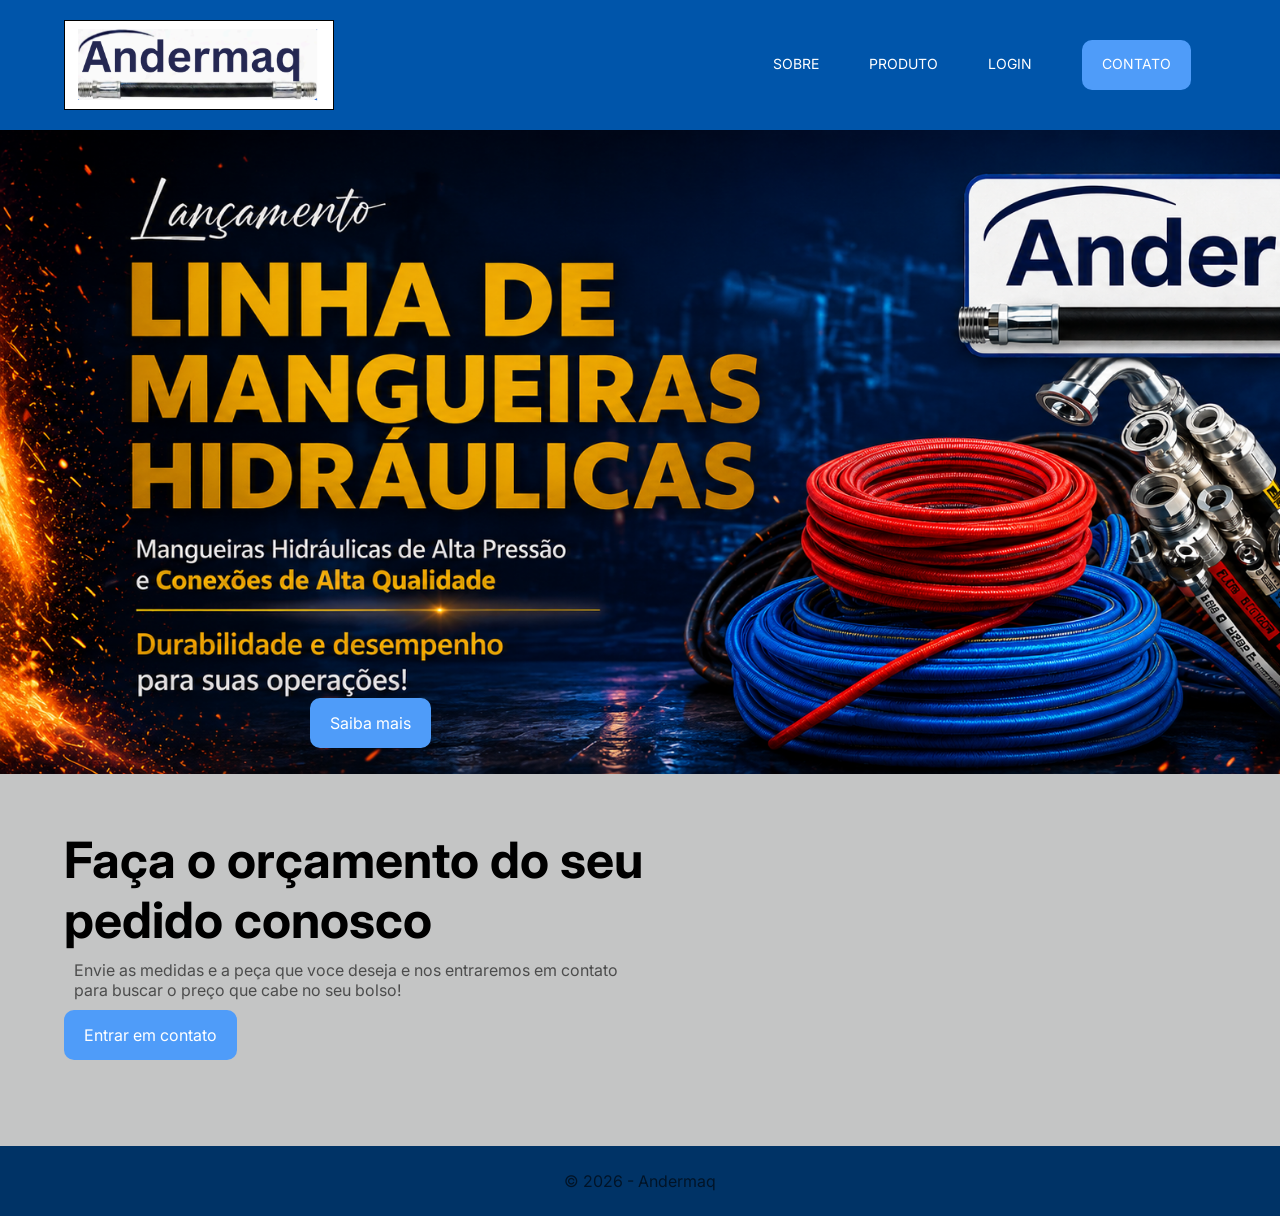
<file: index.html>
<!DOCTYPE html>
<html lang="pt-BR">

<head>
    <meta charset="UTF-8">
    <meta name="viewport" content="width=device-width, initial-scale=1.0">
    <link rel="stylesheet" href="css/style.css">
    <link rel="stylesheet" href="https://cdnjs.cloudflare.com/ajax/libs/font-awesome/4.7.0/css/font-awesome.css"
        integrity="sha512-5A8nwdMOWrSz20fDsjczgUidUBR8liPYU+WymTZP1lmY9G6Oc7HlZv156XqnsgNUzTyMefFTcsFH/tnJE/+xBg=="
        crossorigin="anonymous" referrerpolicy="no-referrer" />
    <title>Andermaq</title>
</head>

<body>
    <header>
        <div class="container">
            <nav>
                <a href="index.html"> <!-- define um link/ destino do link-->
                    <div id="logo"></div> <!--Exibe a imagem da página-->
                </a>
                <ul class="ul"> <!--organiza uma lista-->
                     <!--fica dentro do item-->
                    <a href="pages/sobre.html">Sobre</a>
                    <a href="pages/servicos.html">Produto</a>
                    <a href="pages/login.html">Login</a>
                    <a class="btn-c" href="pages/contato.html">Contato</a>
                    <!--define para onde o link vai-->
                </ul>
            </nav> <!--menu do site.-->
</header>
            <section class="banner"> <!--caixa/ nome da caixa-->
                <div class="banner-text">

                   
                    <a href="pages/servicos.html" class="btn">Saiba mais</a> <!--link-->
                </div>
            </section>
        </div>
    
    <section class="faca-orcamento">
        <div class="container">
            <div class="faca-seu-orcamento-text">
                <h3>Faça o orçamento do seu pedido conosco</h3>
                <p>Envie as medidas e a peça que voce deseja e nos
                    entraremos em contato para buscar o preço que cabe no seu bolso!</p>
                <a href="pages/contato.html" class="btn-c">Entrar em contato</a>
            </div>
            <div class="faca-orcamento-img">
                
            </div>
           <!-- Gif-VÍDEO -->
    <div class="media">
      <video class="video-fundo" autoplay muted loop>
    <source src="video/video2-IA.mp4" type="video/mp4">
            Seu navegador não suporta vídeo.
    </video>
    
     
        </div>
    </section>
            <footer>
             <p>© 2026 - Andermaq</p>
            </footer>

</body>

</html>
</file>
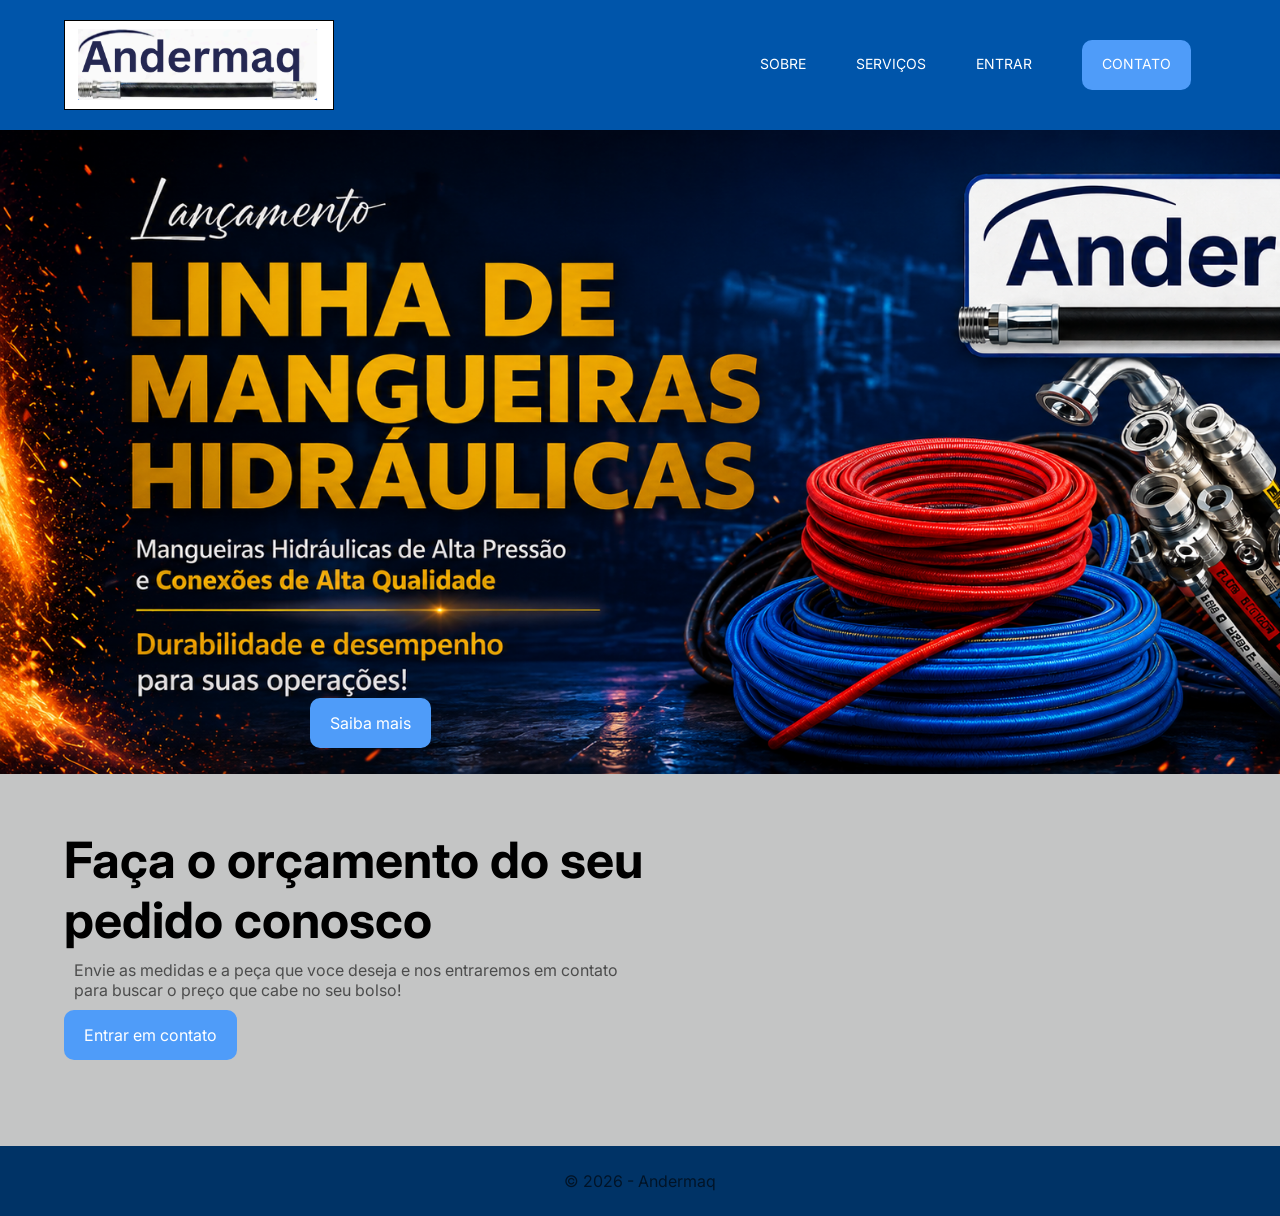
<file: TCC2/index.html>
<!DOCTYPE html>
<html lang="pt-BR">

<head>
    <meta charset="UTF-8">
    <meta name="viewport" content="width=device-width, initial-scale=1.0">
    <link rel="stylesheet" href="css/style.css">
    <link rel="stylesheet" href="https://cdnjs.cloudflare.com/ajax/libs/font-awesome/4.7.0/css/font-awesome.css"
        integrity="sha512-5A8nwdMOWrSz20fDsjczgUidUBR8liPYU+WymTZP1lmY9G6Oc7HlZv156XqnsgNUzTyMefFTcsFH/tnJE/+xBg=="
        crossorigin="anonymous" referrerpolicy="no-referrer" />
    <title>Andermaq</title>
</head>

<body>
    <header>
        <div class="container">
            <nav>
                <a href="index.html"> <!-- define um link/ destino do link-->
                    <div id="logo"></div> <!--Exibe a imagem da página-->
                </a>
                <ul class="ul"> <!--organiza uma lista-->
                     <!--fica dentro do item-->
                    <a href="pages/sobre.html">Sobre</a>
                    <a href="pages/servicos.html">Serviços</a>
                    <a href="https://tcc-back-end-seven.vercel.app/">Entrar</a>
                    <a class="btn-c" href="pages/contato.html">Contato</a>
                    <!--define para onde o link vai-->
                </ul>
            </nav> <!--menu do site.-->
</header>
            <section class="banner"> <!--caixa/ nome da caixa-->
                <div class="banner-text">

                   
                    <a href="pages/servicos.html" class="btn">Saiba mais</a> <!--link-->
                </div>
            </section>
        </div>
    
    <section class="faca-orcamento">
        <div class="container">
            <div class="faca-seu-orcamento-text">
                <h3>Faça o orçamento do seu pedido conosco</h3>
                <p>Envie as medidas e a peça que voce deseja e nos
                    entraremos em contato para buscar o preço que cabe no seu bolso!</p>
                <a href="pages/contato.html" class="btn-c">Entrar em contato</a>
            </div>
            <div class="faca-orcamento-img">
                
            </div>
           <!-- Gif-VÍDEO -->
    <div class="media">
      <video class="video-fundo" autoplay muted loop>
    <source src="video/video2-IA.mp4" type="video/mp4">
            Seu navegador não suporta vídeo.
    </video>
    
     
        </div>
    </section>
            <footer>
             <p>© 2026 - Andermaq</p>
            </footer>

</body>

</html>
</file>
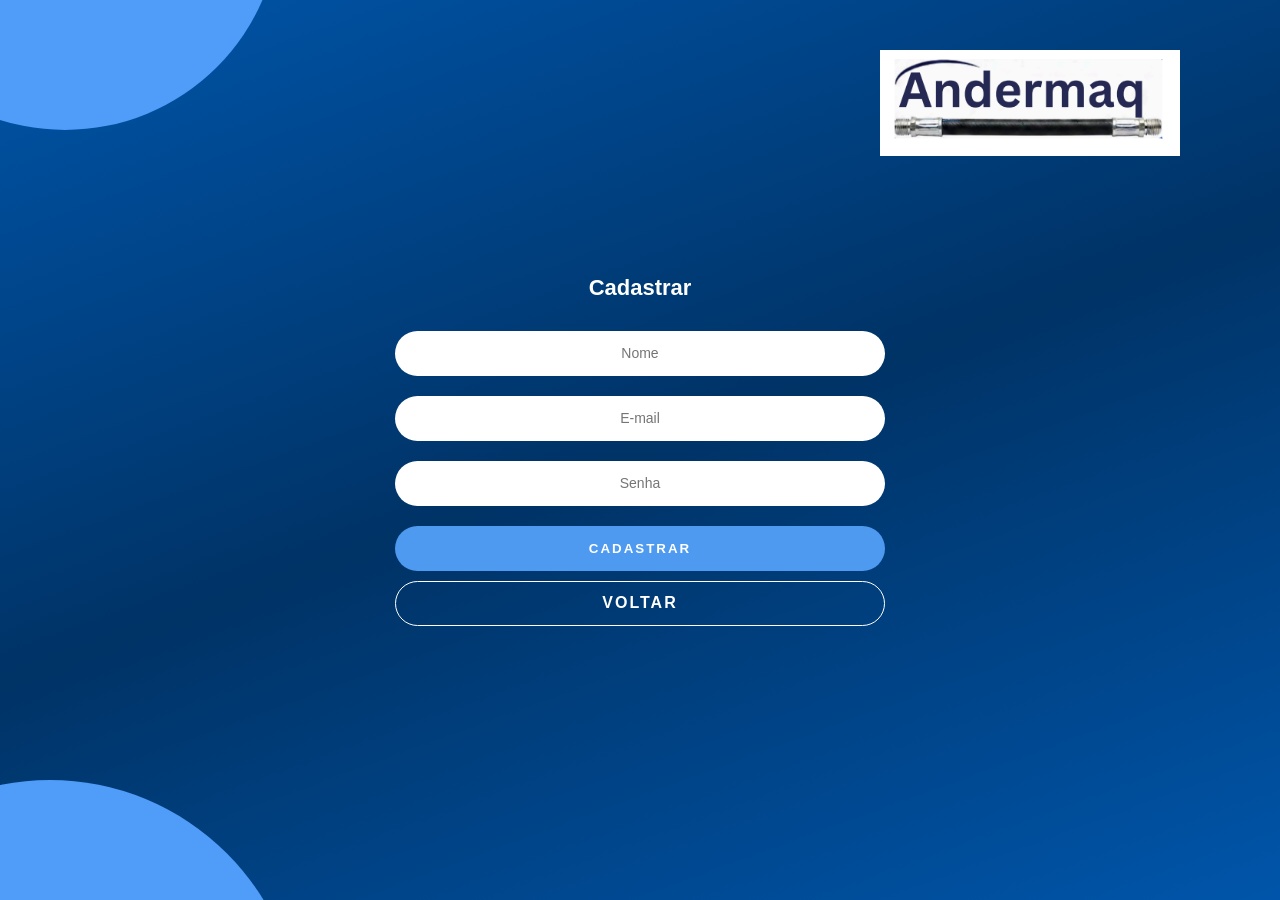
<file: pages/cadastro.html>
<!DOCTYPE html>
<html lang="pt-br">

<head>
    <meta charset="UTF-8">

    <meta name="viewport" content="width=device-width, initial-scale=1.0">

    <title>Cadastro</title>

    <link rel="stylesheet" href="../css/cadastro.css">
</head>

<body>

    <div class="container">

        <!-- FUNDO AZUL + LOGO -->
        <section class="center">

            <!-- LOGO -->
            <div class="image-container">
                <img src="../img/geral/andermaq.png" alt="Logo principal">
            </div>

        </section>


        <!-- FORMULÁRIO -->
        <section class="left">

            <div class="login-content">

               <h1>Cadastrar</h1>

<form action="https://tcc-back-end-seven.vercel.app/cadastro" method="POST">

  <div class="input-group">
    <input
      type="text"
      name="nome"
           placeholder="Nome"
      required
    >
  </div>

  <div class="input-group">
    <input
  type="email"
  name="email"
  placeholder="E-mail"
  required
>
  </div>

  <div class="input-group">
    <input
      type="password"
      name="senha"
      placeholder="Senha"
      required
    >
  </div>

  <button type="submit">
    CADASTRAR
  </button>

  <a href="login.html" class="register">
    VOLTAR
  </a>

</form>
            </div>

        </section>

    </div>

</body>

</html>
</file>
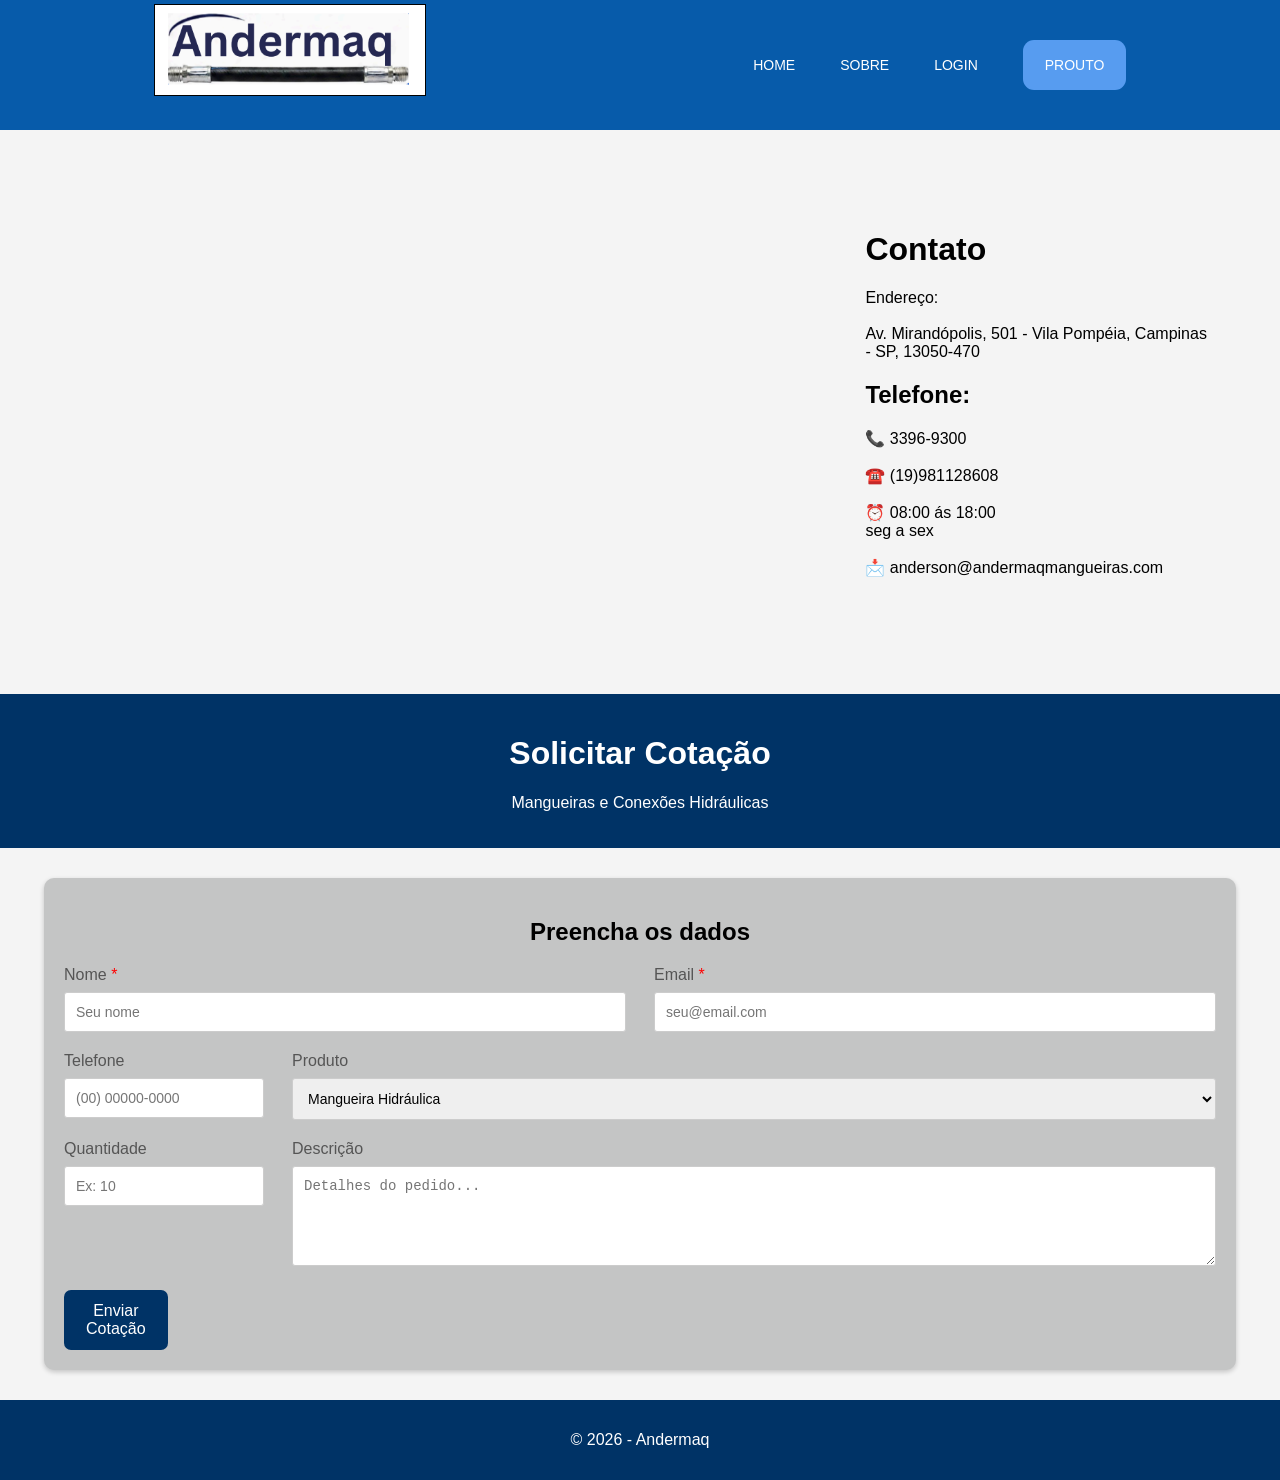
<file: pages/contato.html>
<!DOCTYPE html>
<html lang="pt-br">
<head>
    <meta charset="UTF-8">
    <meta name="viewport" content="width=device-width, initial-scale=1.0">
    <link rel="stylesheet" href="../css/contato.css">
    <title>Contato</title>
    
      
</head>
<body>
  <div class="container">
            <nav>
                <a href="../index.html"> <!-- define um link/ destino do link-->
                    <div id="logo"></div> <!--Exibe a imagem da página-->
                </a>
                <ul class="ul"> <!--organiza uma lista-->
                     <!--fica dentro do item-->
                    <a href="../index.html">Home</a>
                    <a href="sobre.html">Sobre</a>
                    <a href="login.html">Login</a>
                    <a class="btn-c" href="servicos.html"> Prouto </a>
                    <!--define para onde o link vai-->
                </ul>
            </nav> <!--menu do site.-->
 

<div class="contato-info">

    <!-- MAPA - LADO ESQUERDO -->
    <div class="mapa">
        <iframe 
            src="https://www.google.com/maps?q=Av.+Mirandópolis,+501,+Campinas+SP&output=embed" 
            allowfullscreen=""
            loading="lazy">
        </iframe>
    </div>

    <!-- INFORMAÇÕES - LADO DIREITO -->
    <div class="informacoes">
  <h1>Contato</h1>
        <p>Endereço:</p>
        <p>Av. Mirandópolis, 501 - Vila Pompéia, Campinas - SP, 13050-470</p>

        <h2>Telefone:</h2>

        <p>📞 3396-9300</p>

        <p>☎️ (19)981128608</p>

        <p>⏰ 08:00 ás 18:00<br>
        seg a sex</p>

        <p>📩 anderson@andermaqmangueiras.com</p>

    </div>

</div>
<header>
  <h1>Solicitar Cotação</h1>
  <p>Mangueiras e Conexões Hidráulicas</p>
</header>

<div class="menu-container"> <!--organizar e centralizar conteúdo-->

  <h2>Preencha os dados</h2>

  <form>
   <div class="linha-form">

    <div class="campo">
        <label>Nome <span>*</span></label>
        <input type="text" placeholder="Seu nome" required>
    </div>

    <div class="campo">
        <label>Email <span>*</span></label>
        <input type="email" placeholder="seu@email.com" required>
    </div>

</div>

<div class="linha-form">

    <div class="campo campo-menor">
        <label>Telefone</label>
        <input type="tel" placeholder="(00) 00000-0000">
    </div>

    <div class="campo">
        <label>Produto</label>
        <select>
            <option>Mangueira Hidráulica</option>
            <option>Conexão Reta</option>
            <option>Conexão Curva</option>
            <option>Adaptador</option>
        </select>
    </div>

</div>
<div class="linha-form">

    <div class="campo campo-menor">
        <label>Quantidade</label>
        <input type="number" min="1" placeholder="Ex: 10">
    </div>

    <div class="campo descricao">
        <label>Descrição</label>
        <textarea placeholder="Detalhes do pedido..."></textarea>
    </div>

</div>
    
    <button type="submit">Enviar Cotação
<p></p>
    </button>
  
  </form>

</div>

<footer>
  <p>© 2026 - Andermaq</p>
</footer>

</head>
</body>
</file>
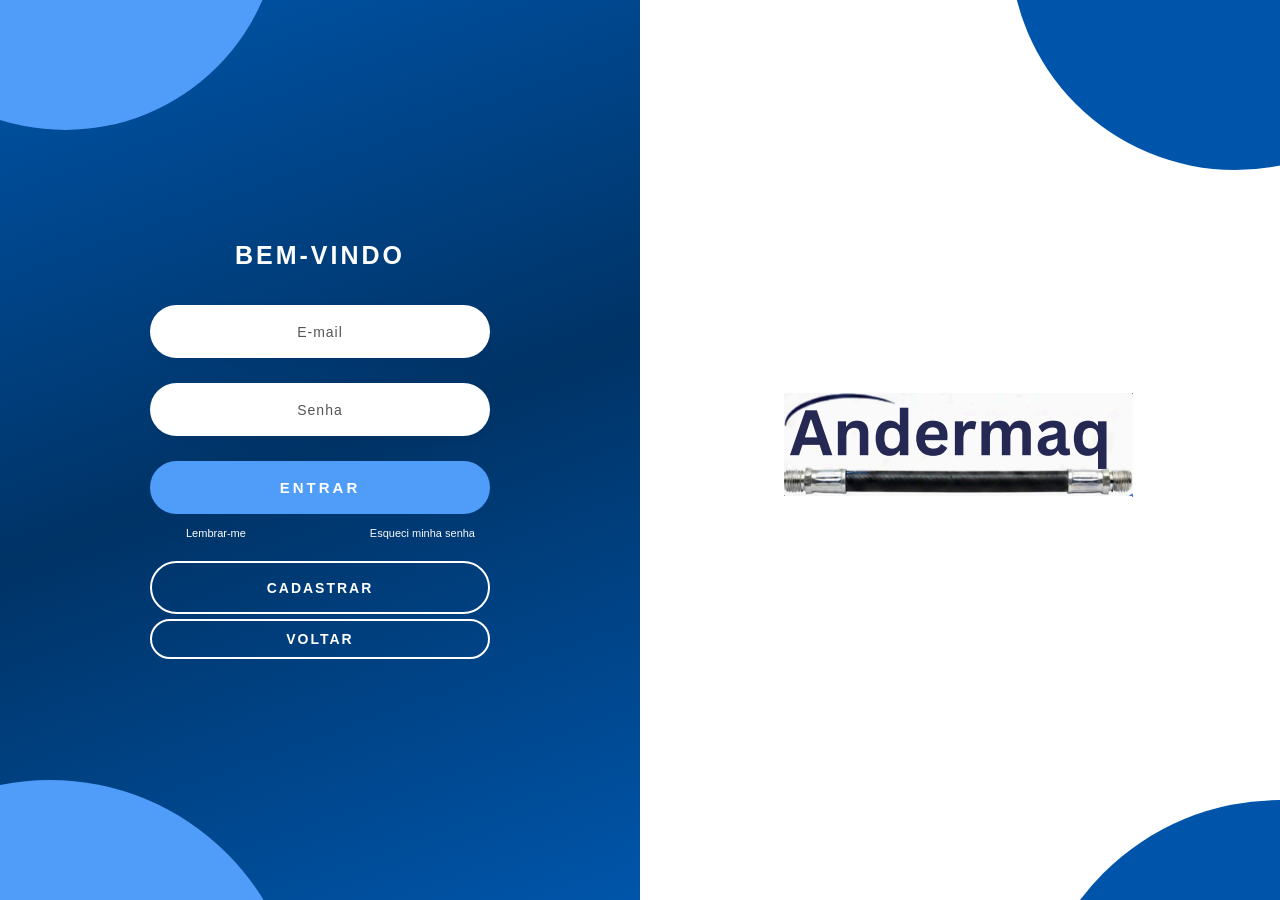
<file: pages/login.html>
<!DOCTYPE html>
<html lang="pt-br">

<head>
  <meta charset="UTF-8">
  <meta name="viewport" content="width=device-width, initial-scale=1.0">
  <title>Login</title>
  <link rel="stylesheet" href="../css/login.css">
</head>

<body>

  <div class="container">

    <!-- LADO ESQUERDO -->
    <section class="left">

      <div class="login-content">

        <h1>BEM-VINDO</h1>

        
<form action="https://tcc-back-end-seven.vercel.app/login" method="POST">

   <!--email-usuario-->
  <div class="input-group">
    <input
      type="email"
      name="email"
      placeholder="E-mail"
      required
    >
  </div>

   <!--senha-->
  <div class="input-group">
    <input
      type="password"
      name="senha"
      placeholder="Senha"
      required
    >
  </div>

  <button type="submit">
    ENTRAR
  </button>

</form>
          <!-- Lembrar e esqueci a senha -->
          <div class="options">

            <label class="remember">
              <input type="checkbox">
              <span>Lembrar-me</span>
            </label>

          <a href="redefinirsenha.html" class="forgot-password">
              Esqueci minha senha

          </a>

           
          </div>

        

          <!-- Cadastrar -->
          <a href="cadastro.html" class="register">
            CADASTRAR
          </a>
<a href="servicos.html" class="btn-voltar">
  VOLTAR
</a>

        <form id="formLogin">

      </div>

    </section>


    <!-- LADO DIREITO -->
    <section class="right">

      <div class="image-container">
        <img src="../img/geral/andermaq.png" alt="Logo principal">
      </div>

    </section>

  </div>
  <script>
  const formLogin = document.getElementById('formLogin');

  formLogin.addEventListener('submit', async function(event) {
    event.preventDefault();

    const email = document.getElementById('email').value;
    const senha = document.getElementById('senha').value;

    try {
      const resposta = await fetch('http://localhost:3000/login', {
        method: 'POST',

        headers: {
          'Content-Type': 'application/json'
        },

        credentials: 'include',

        body: JSON.stringify({
          email: email,
          senha: senha
        })
      });

      const dados = await resposta.json();

      if (resposta.ok) {
        alert('Login realizado com sucesso!');

        window.location.href = '../index.html';
      } else {
        alert(dados.mensagem);
      }

    } catch (erro) {
      console.error(erro);

      alert('Não foi possível conectar ao servidor.');
    }
  });
</script>

</body>

</html>
</file>
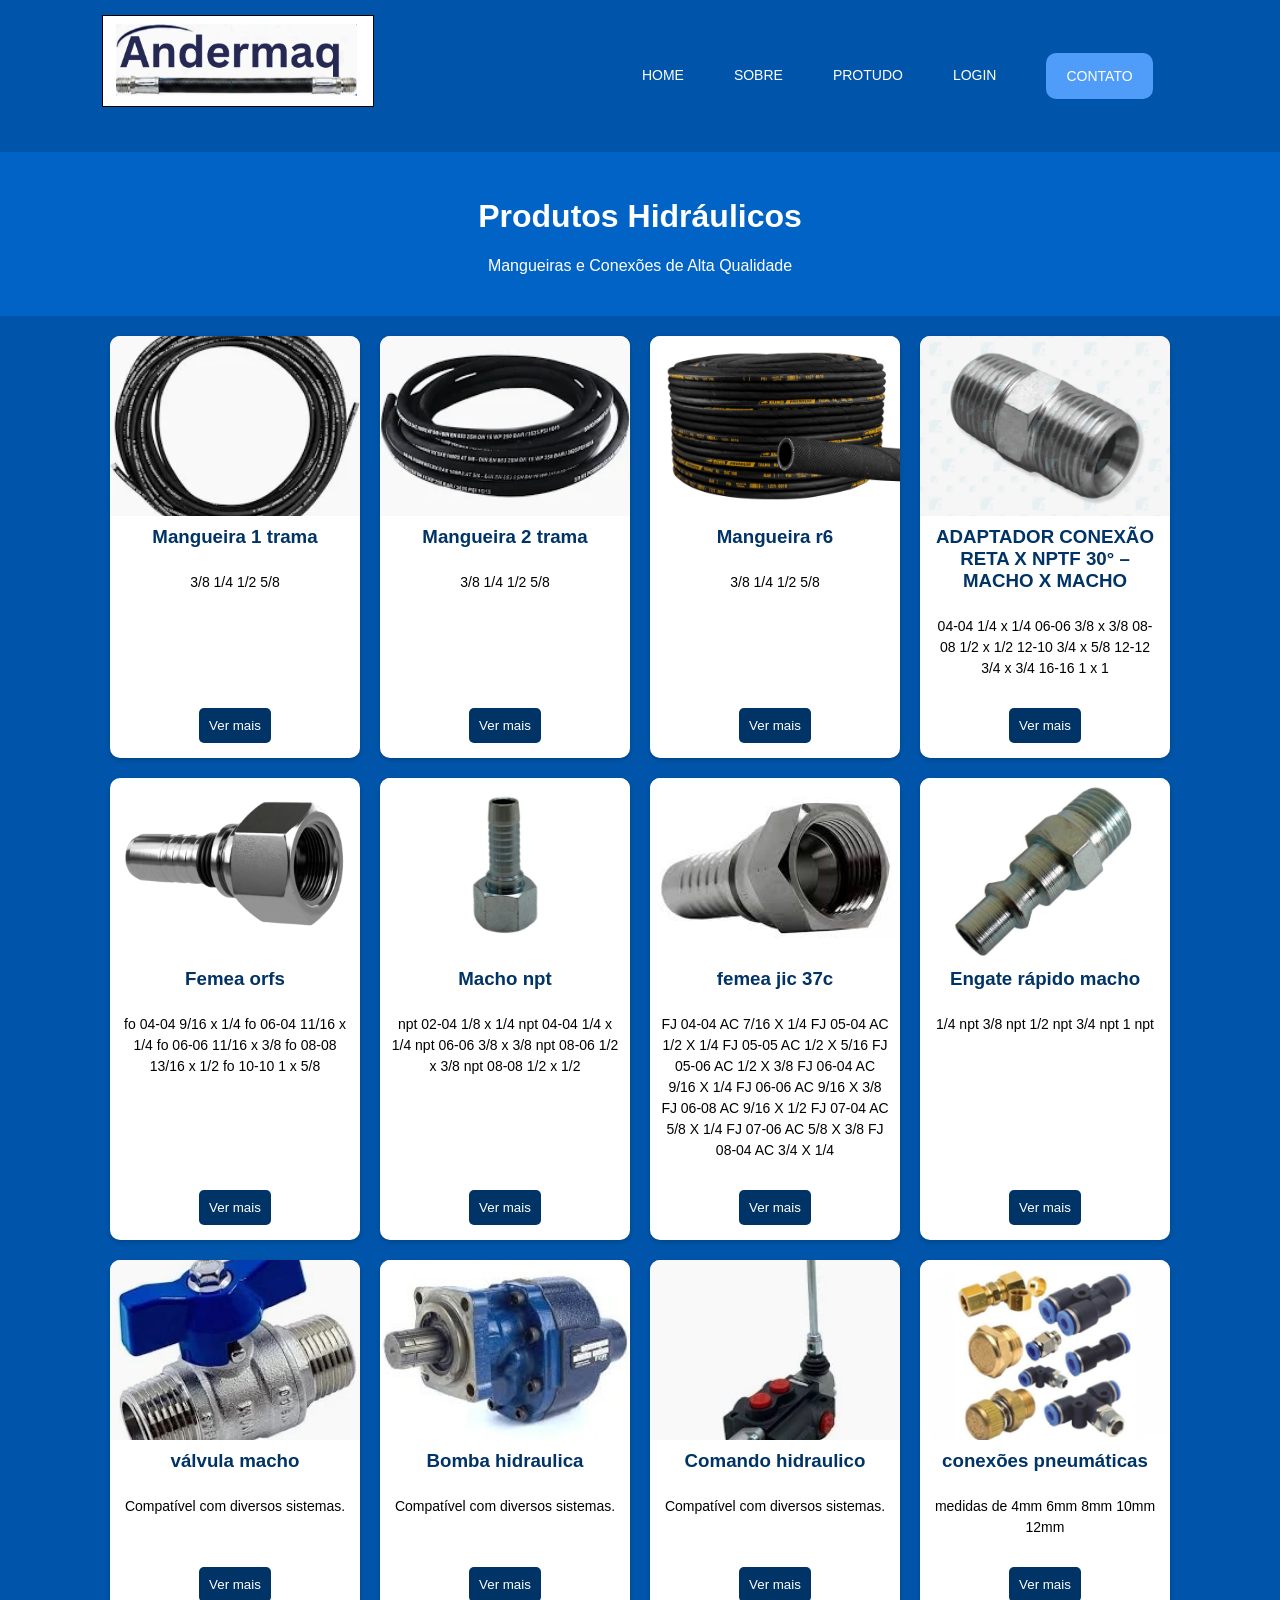
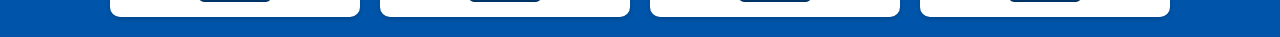
<file: pages/servicos.html>
<!DOCTYPE html>
<html lang="pt-br">
<head>
  <meta charset="UTF-8">
   <meta name="viewport" content="width=device-width, initial-scale=1.0">
  <title>Produtos Hidráulicos</title>
  <link rel="stylesheet" href="../css/servico.css">
  

</head>
<body>

               <nav>
                <a href="../index.html"> <!-- define um link/ destino do link-->
                   <div id="logo"></div> <!--Exibe a imagem da página-->
                </a>
                    <ul class="ul"> <!--organiza uma lista-->
                      <!--fica dentro do item-->
                       <a href="../index.html">Home</a> 
                        <a href="sobre.html">Sobre</a>                
                        <a href="servicos.html">Protudo</a>
                       <a href="login.html">Login</a>
                        <a class="btn" href="contato.html">Contato</a>
                                       <!--define para onde o link vai-->
                    </ul>
                        </nav> <!--menu do site.-->
    

<header>
  <h1>Produtos Hidráulicos</h1>
  <p>Mangueiras e Conexões de Alta Qualidade</p>
</header>

<div class="container">

  <div class="card">
    <img src="../img/produtos/mangueira-1-trama.webp" alt="mangueira 1 trama">
    <h3>Mangueira 1 trama</h3>
    <p>3/8 1/4 1/2 5/8</p>
    <button onclick="window.location.href='produtos/mangueira1.html'">
    Ver mais
</button>
  </div>

  <div class="card">
    <img src="../img/produtos/mangueira-2-tramas.webp" alt="mangueira 2 trama">
    <h3>Mangueira 2 trama</h3>
    <p>3/8 1/4 1/2 5/8</p>
    <button onclick="window.location.href='produtos/mangueira2.html'">
    Ver mais
</button>
  </div>

  <div class="card">
    <img src="../img/produtos/r6.webp" alt="r6">
    <h3>Mangueira r6</h3>
    <p>3/8 1/4 1/2 5/8</p>
    <button onclick="window.location.href='produtos/r6.html'">
    Ver mais
</button>
  </div>

  <div class="card">
    <img src="../img/produtos/adaptador-conexao-reta.webp" alt="Adaptador Hidráulico">
    <h3>ADAPTADOR CONEXÃO RETA X NPTF 30° – MACHO X MACHO</h3>
    <p>04-04 1/4 x 1/4
      06-06 3/8 x 3/8
      08-08 1/2 x 1/2
      12-10 3/4 x 5/8
      12-12 3/4 x 3/4
      16-16 1 x 1</p>
    <button onclick="window.location.href='produtos/adaptador.html'">
    Ver mais
</button>
  </div>

  <div class="card">
    <img src="../img/produtos/femea-orfs.webp" alt="femea orfs">
    <h3>Femea orfs</h3>
    <p>fo 04-04 9/16 x 1/4
fo 06-04 11/16 x 1/4
fo 06-06 11/16 x 3/8
fo 08-08 13/16 x 1/2
fo 10-10 1 x 5/8
</p>
    <button onclick="window.location.href='produtos/femea-orfs.html'">
    Ver mais
</button>
  </div>

  <div class="card">
    <img src="../img/produtos/macho-npt.webp" alt="macho npt">
    <h3>Macho npt</h3>
    <p>npt 02-04 1/8 x 1/4
npt 04-04 1/4 x 1/4
npt 06-06 3/8 x 3/8
npt 08-06 1/2 x 3/8
npt 08-08 1/2 x 1/2</p>
    <button onclick="window.location.href='produtos/macho-npt.html'">
    Ver mais
</button>
  </div>

  <div class="card">
    <img src="../img/produtos/femea-jic.jpg" alt="femea-jic">
    <h3>femea jic 37c</h3>
    <p>FJ 04-04 AC 7/16 X 1/4
FJ 05-04 AC 1/2 X 1/4
FJ 05-05 AC 1/2 X 5/16
FJ 05-06 AC 1/2 X 3/8
FJ 06-04 AC 9/16 X 1/4
FJ 06-06 AC 9/16 X 3/8
FJ 06-08 AC 9/16 X 1/2
FJ 07-04 AC 5/8 X 1/4
FJ 07-06 AC 5/8 X 3/8
FJ 08-04 AC 3/4 X 1/4</p>
    <button onclick="window.location.href='produtos/femea-jic.html'">
    Ver mais
</button>
  </div>

  <div class="card">
    <img src="../img/produtos/engate-rapido-macho.jpeg" alt="Engate Rápido Macho">
    <h3>Engate rápido macho</h3>
    <p>1/4 npt
      3/8 npt
      1/2 npt
      3/4 npt
      1 npt
    </p>
    <button onclick="window.location.href='produtos/engate-rapido-macho.html'">
    Ver mais
</button>
  </div>

  <div class="card">
    <img src="../img/produtos/valvula-macho.jpeg" alt="válvula macho">
    <h3>válvula macho</h3>
    <p>Compatível com diversos sistemas.</p>
    <button onclick="window.location.href='produtos/valvula-macho.html'">
    Ver mais
</button>
  </div>

  <div class="card">
    <img src="../img/produtos/bomba-hidraulica.jpeg" alt="Bomba hidraulica">
    <h3>Bomba hidraulica</h3>
    <p>Compatível com diversos sistemas.</p>
    <button onclick="window.location.href='produtos/bomba-hidraulica.html'">
    Ver mais
</button>
  </div>

  <div class="card">
    <img src="../img/produtos/comando-hidraulico.jpeg" alt="Comando hidraulico">
    <h3>Comando hidraulico</h3>
    <p>Compatível com diversos sistemas.</p>
 <button onclick="window.location.href='produtos/comando-hidraulico.html'">
    Ver mais
</button>
  </div>

  <div class="card">
    <img src="../img/produtos/conexoes-pneumaticas.jpeg" alt="conexões pneumáticas">
    <h3>conexões pneumáticas</h3>
    <p>medidas de 
      4mm
      6mm
      8mm
      10mm
      12mm</p>
    <button onclick="window.location.href='produtos/conexoes-pneumaticas.html'">
    Ver mais
</button>
  </div>


</div>

</body>
</html>
</file>
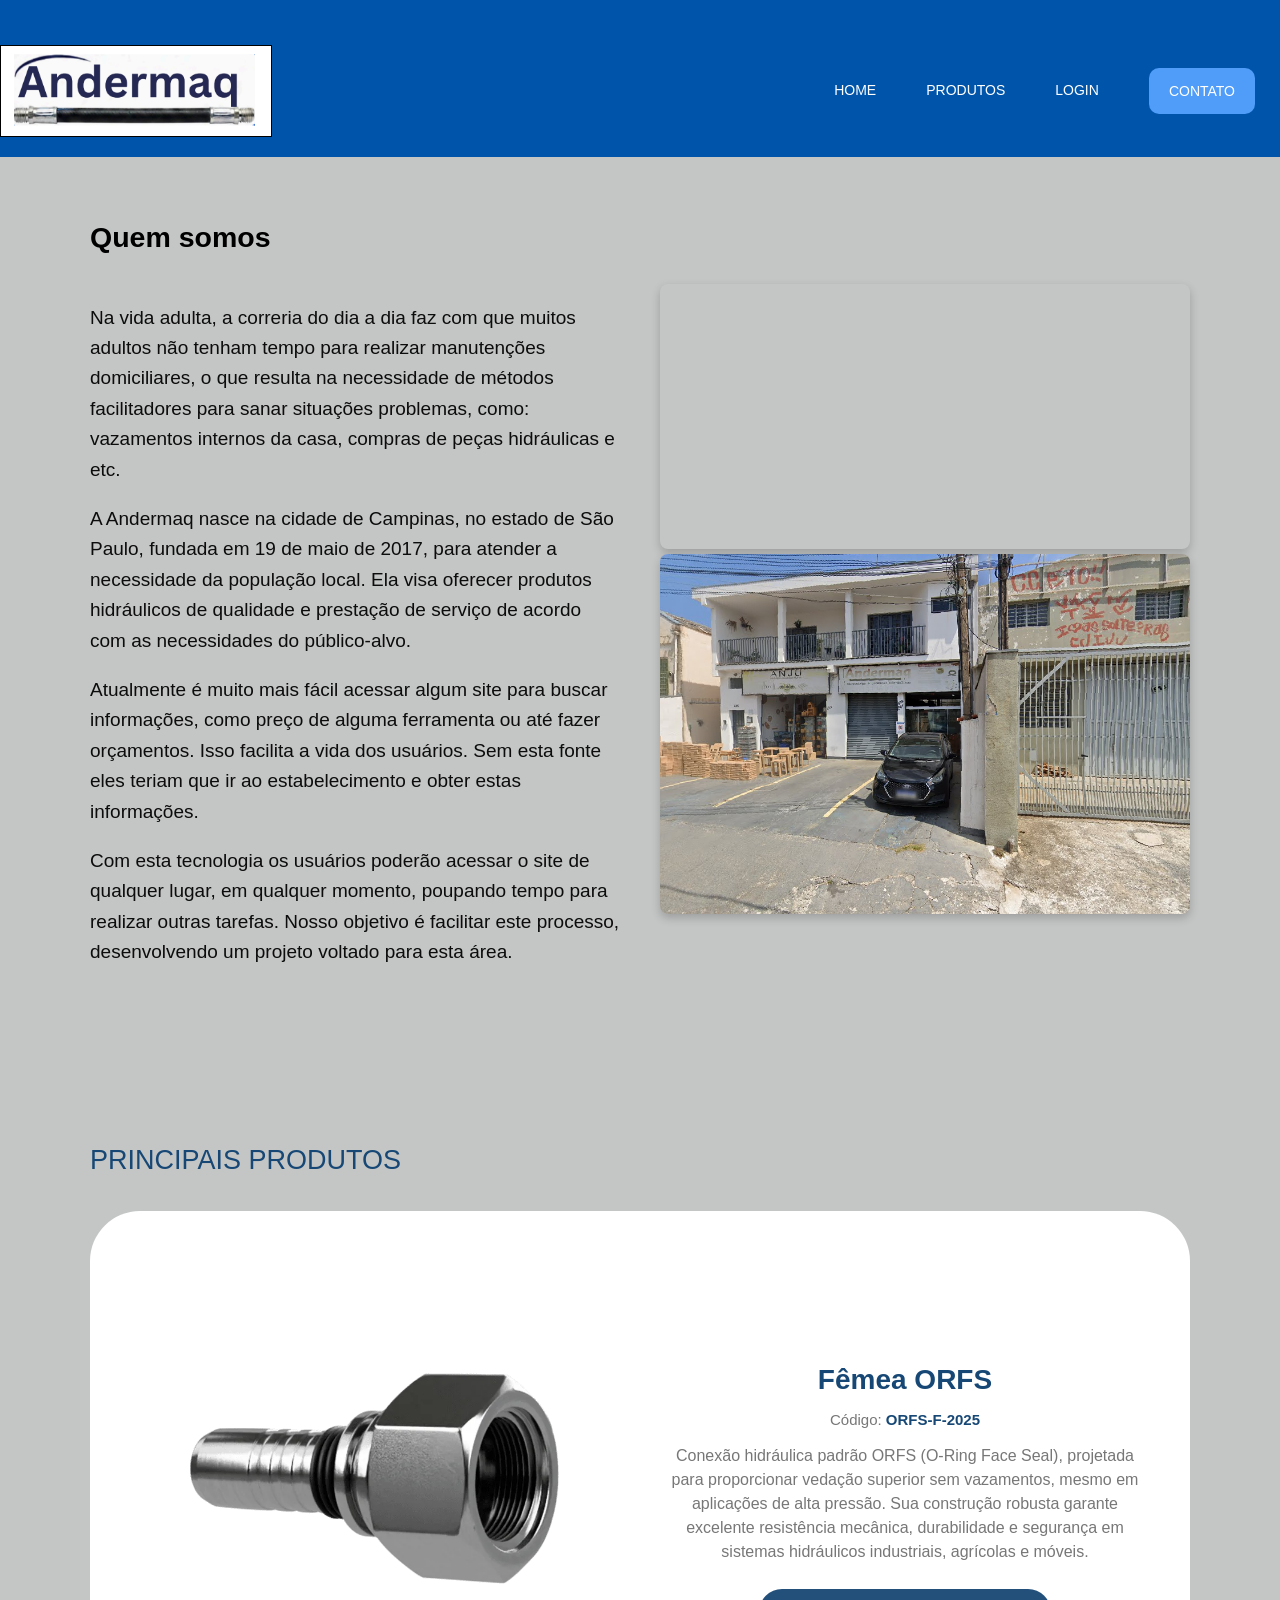
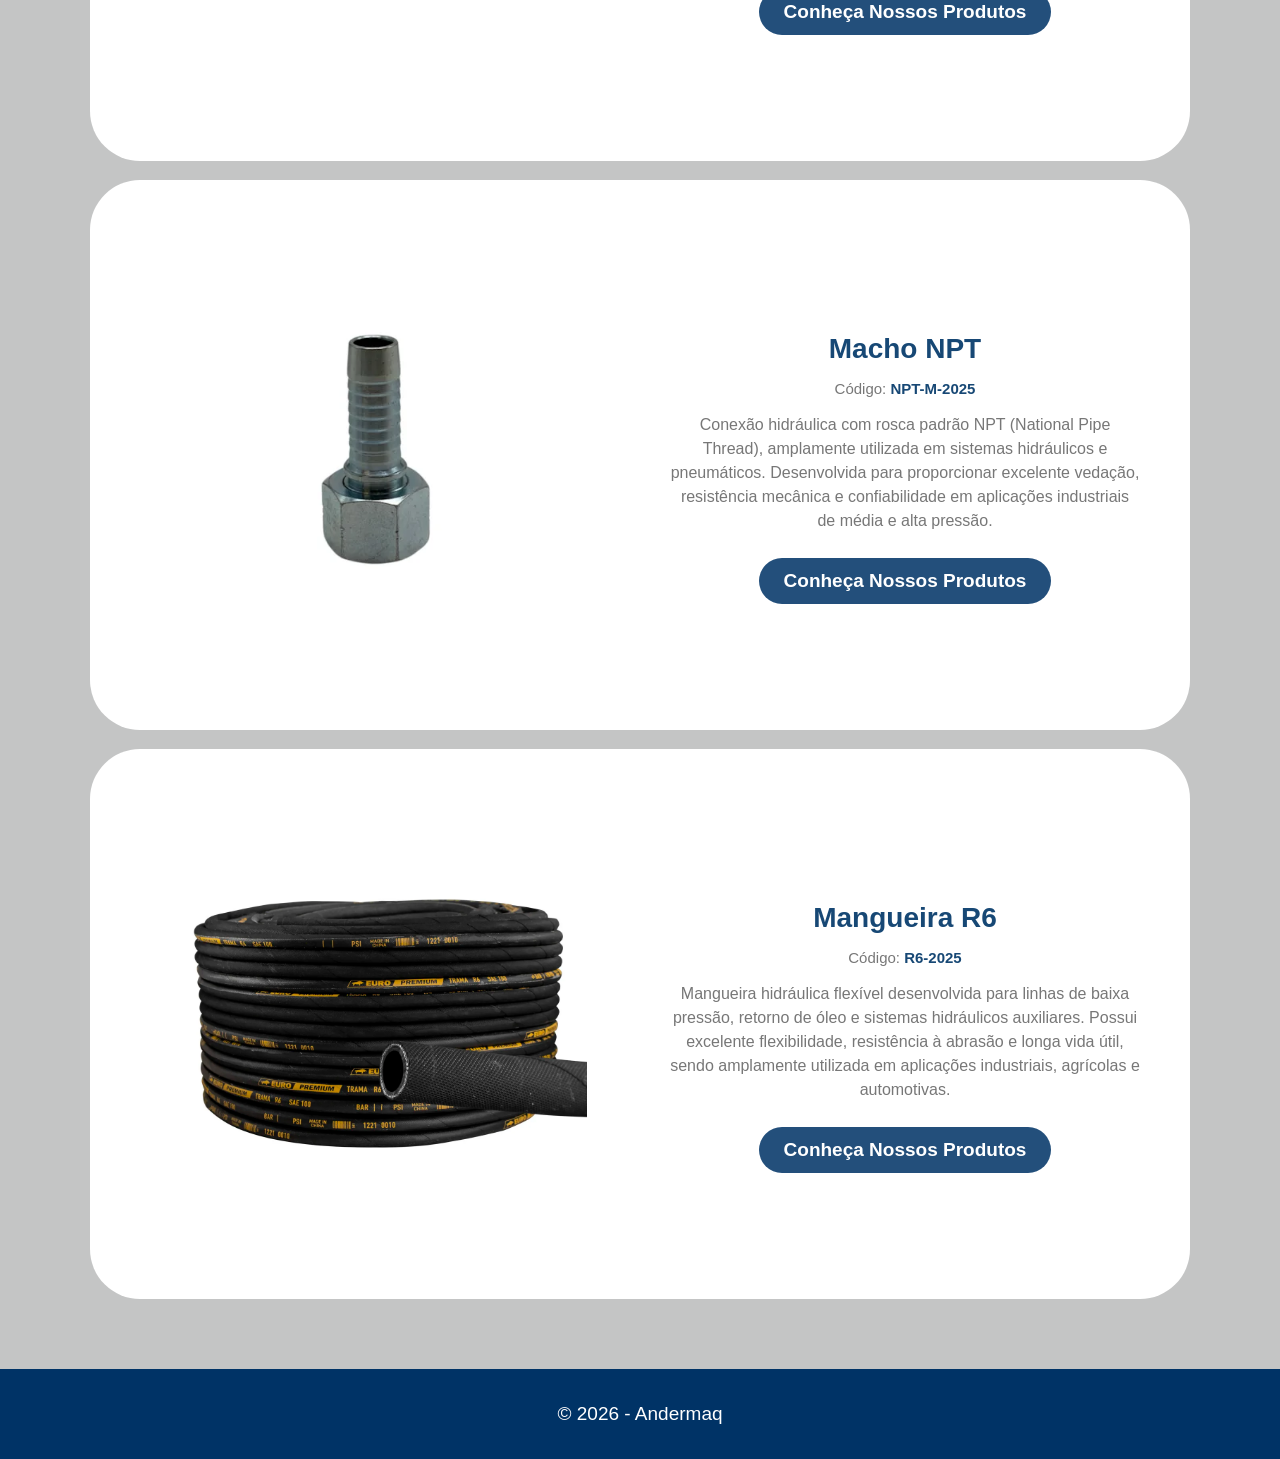
<file: pages/sobre.html>
<!DOCTYPE html>
<html lang="pt-br">
<head>
  <meta charset="UTF-8">
  <title>Sobre</title>
  <link rel="stylesheet" href="../css/sobre.css">
   
</head>

   
            <nav>
                <a href="../index.html"> <!-- define um link/ destino do link-->
                  <div id="logo"></div> <!--Exibe a imagem da página-->
                </a>
                    <ul class="ul"> <!--organiza uma lista-->
                        <a href="../index.html">Home</a> <!--fica dentro do item-->
                        <a href="servicos.html">Produtos</a>
                <a href="login.html">Login</a>
                        <a class="btn" href="contato.html">Contato</a>
                                       <!--define para onde o link vai-->
                    </ul>
                        </nav> <!--menu do site.-->
    
<body>

<section class="container">
  <h1>Quem somos</h1>

  <div class="content">

    <!-- TEXTO -->
    <div class="text">
      <p>
        Na vida adulta, a correria do dia a dia faz com que muitos adultos não tenham tempo para 
        realizar manutenções domiciliares, o que resulta na necessidade de métodos facilitadores
        para sanar situações problemas, como: vazamentos internos da casa, compras de peças 
        hidráulicas e etc.
      </p>

      <p>
        A Andermaq nasce na cidade de Campinas, no estado de São Paulo, fundada em 19 de maio de 2017,
        para atender a necessidade da população local. Ela visa oferecer produtos hidráulicos de qualidade 
        e prestação de serviço de acordo com as necessidades do público-alvo.
      </p>

      <p>
        Atualmente é muito mais fácil acessar algum site para buscar informações, como preço de alguma 
        ferramenta ou até fazer orçamentos. Isso facilita a vida dos usuários. Sem esta fonte eles teriam 
        que ir ao estabelecimento e obter estas informações.
      </p>

      <p>
        Com esta tecnologia os usuários poderão acessar o site de qualquer lugar, em qualquer momento,
        poupando tempo para realizar outras tarefas. Nosso objetivo é facilitar este processo,
        desenvolvendo um projeto voltado para esta área.
      </p>
    </div>

    <!-- Gif-VÍDEO -->
    <div class="media">
      <video class="video-fundo" autoplay muted loop>
    <source src="../video/video1.mp4" type="video/mp4">
            Seu navegador não suporta vídeo.
    </video>
    
     

        <img src="../img/geral/sobre-entrada.png" alt="">      

        
   
  </div>
</section>
</section>


<!-- PRINCIPAIS PRODUTOS -->
<section class="container principais-produtos">

  <h2>PRINCIPAIS PRODUTOS</h2>

  <div class="produto-destaque">

    <!-- IMAGEM DO PRODUTO -->
    <div class="produto-imagem">
      <img src="../img/produtos/femea-orfs.webp" alt="Fêmea ORFS">
    </div>

    <!-- INFORMAÇÕES DO PRODUTO -->
    <div class="produto-info">

      <h3>Fêmea ORFS</h3>

      <p class="produto-codigo">
        Código: <strong>ORFS-F-2025</strong>
      </p>

      <p class="descricao">
        Conexão hidráulica padrão ORFS (O-Ring Face Seal),
        projetada para proporcionar vedação superior sem vazamentos,
        mesmo em aplicações de alta pressão. Sua construção robusta
        garante excelente resistência mecânica, durabilidade e
        segurança em sistemas hidráulicos industriais, agrícolas e móveis.
      </p>

      <a href="servicos.html" class="botao-produto">
        Conheça Nossos Produtos
      </a>

    </div>

  </div>
  <p>
   
  </p>

  <div class="produto-destaque">

    <!-- IMAGEM DO PRODUTO -->
    <div class="produto-imagem">
      <img src="../img/produtos/macho-npt.webp" alt="Macho NPT">
    </div>

    <!-- INFORMAÇÕES DO PRODUTO -->
    <div class="produto-info">

      <h3>Macho NPT</h3>

      <p class="produto-codigo">
        Código: <strong> NPT-M-2025</strong>
      </p>

      <p class="descricao">
       Conexão hidráulica com rosca padrão NPT 
       (National Pipe Thread), amplamente utilizada em 
       sistemas hidráulicos e pneumáticos. Desenvolvida para 
       proporcionar excelente vedação, resistência mecânica e 
       confiabilidade em aplicações industriais de média e alta
        pressão.
      </p>

      <a href="servicos.html" class="botao-produto">
        Conheça Nossos Produtos
      </a>

    </div>

  </div>
  <p>

   <div class="produto-destaque">

    <!-- IMAGEM DO PRODUTO -->
    <div class="produto-imagem">
      <img src="../img/produtos/r6.webp" alt="Mangueira R6">
    </div>

    <!-- INFORMAÇÕES DO PRODUTO -->
    <div class="produto-info">

      <h3>Mangueira R6</h3>

      <p class="produto-codigo">
        Código: <strong> R6-2025</strong>
      </p>

      <p class="descricao">
       Mangueira hidráulica flexível desenvolvida para linhas de
        baixa pressão, retorno de óleo e sistemas hidráulicos 
        auxiliares. Possui excelente flexibilidade, resistência à 
        abrasão e longa vida útil, sendo amplamente utilizada em 
        aplicações industriais, agrícolas e automotivas.
      </p>

      <a href="servicos.html" class="botao-produto">
        Conheça Nossos Produtos
      </a>

    </div>

  </div>

</section>


<footer>
  <p>© 2026 - Andermaq</p>
</footer>
</body>
</html>
</file>
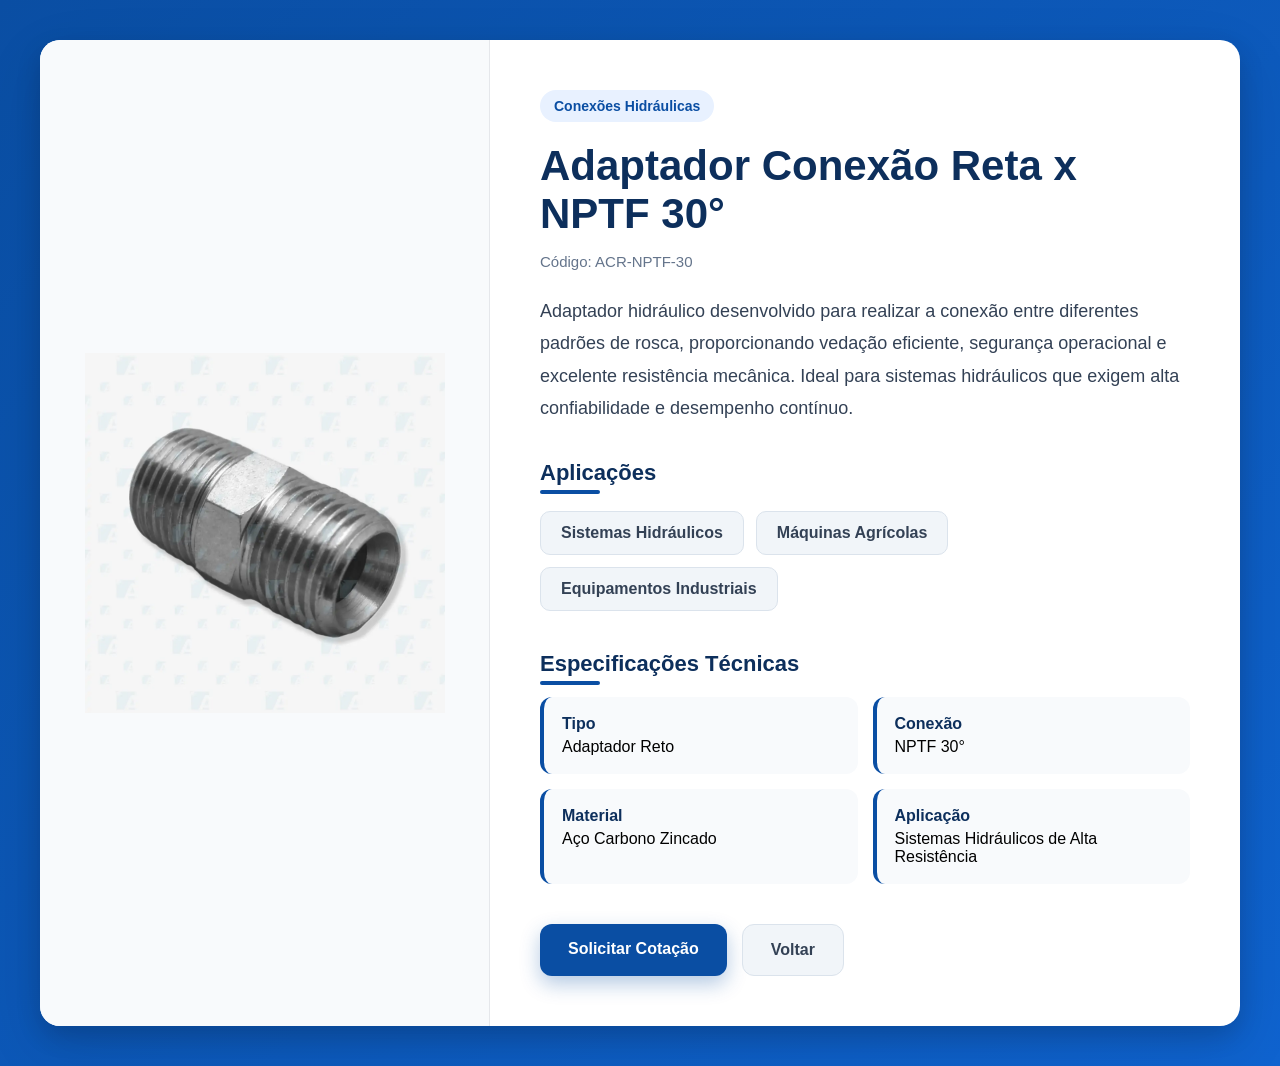
<file: pages/produtos/adaptador.html>
<!DOCTYPE html>
<html lang="pt-br">
<head>
<meta charset="UTF-8">
<title>Adaptador Conexão Reta</title>
<link rel="stylesheet" href="../../css/descricao.css">
</head>
<body>

<div class="produto-container">

    <div class="produto-imagem">
        <img src="../../img/produtos/adaptador-conexao-reta.webp" alt="Adaptador Conexão Reta x NPTF 30°">
    </div>

    <div class="produto-info">

        <span class="categoria">Conexões Hidráulicas</span>

        <h1>Adaptador Conexão Reta x NPTF 30°</h1>

        <p class="codigo">
            Código: ACR-NPTF-30
        </p>

        <p class="descricao">
            Adaptador hidráulico desenvolvido para realizar a conexão entre
            diferentes padrões de rosca, proporcionando vedação eficiente,
            segurança operacional e excelente resistência mecânica.
            Ideal para sistemas hidráulicos que exigem alta confiabilidade
            e desempenho contínuo.
        </p>

        <h2 class="secao-titulo">Aplicações</h2>

        <div class="medidas">
            <div class="medida">Sistemas Hidráulicos</div>
            <div class="medida">Máquinas Agrícolas</div>
            <div class="medida">Equipamentos Industriais</div>
        </div>

        <h2 class="secao-titulo">Especificações Técnicas</h2>

        <div class="especificacoes">

            <div class="item-especificacao">
                <strong>Tipo</strong>
                Adaptador Reto
            </div>

            <div class="item-especificacao">
                <strong>Conexão</strong>
                NPTF 30°
            </div>

            <div class="item-especificacao">
                <strong>Material</strong>
                Aço Carbono Zincado
            </div>

            <div class="item-especificacao">
                <strong>Aplicação</strong>
                Sistemas Hidráulicos de Alta Resistência
            </div>

        </div>

        <div class="acoes">

            <a href="../contato.html" class="btn-cotacao">
                Solicitar Cotação
            </a>

            <a href="../servicos.html" class="btn-voltar">
                Voltar
            </a>

        </div>

    </div>

</div>

</body>
</html>
</file>
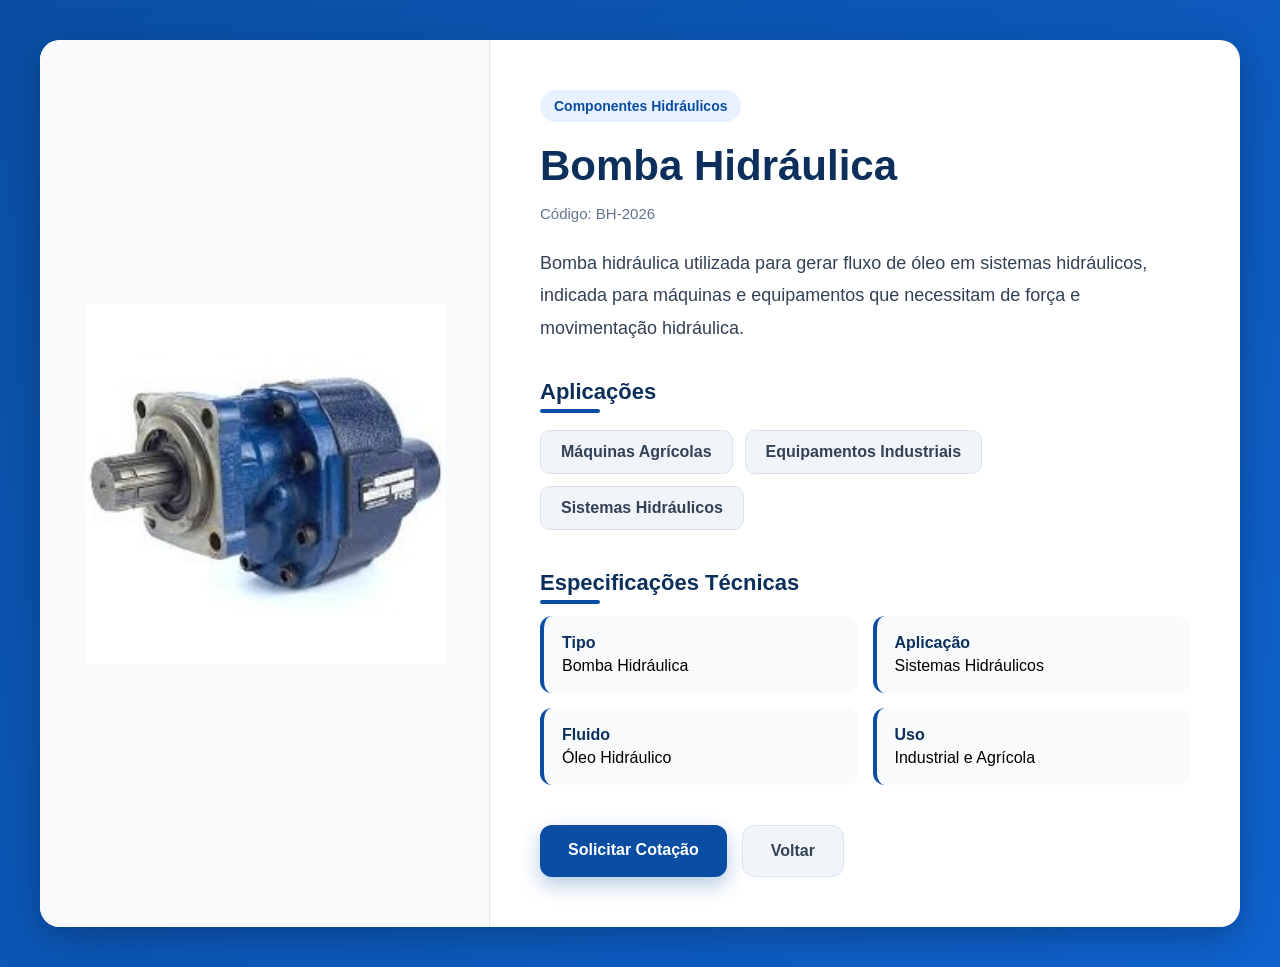
<file: pages/produtos/bomba-hidraulica.html>
<!DOCTYPE html>
<html lang="pt-br">
<head>
<meta charset="UTF-8">
<meta name="viewport" content="width=device-width, initial-scale=1.0">
<title>Bomba Hidráulica</title>
<link rel="stylesheet" href="../../css/descricao.css">
</head>
<body>
<div class="produto-container">
<div class="produto-imagem"><img src="../../img/produtos/bomba-hidraulica.jpeg" alt="Bomba Hidráulica"></div>
<div class="produto-info">
<span class="categoria">Componentes Hidráulicos</span>
<h1>Bomba Hidráulica</h1>
<p class="codigo">Código: BH-2026</p>
<p class="descricao">Bomba hidráulica utilizada para gerar fluxo de óleo em sistemas hidráulicos, indicada para máquinas e equipamentos que necessitam de força e movimentação hidráulica.</p>
<h2 class="secao-titulo">Aplicações</h2>
<div class="medidas"><div class="medida">Máquinas Agrícolas</div><div class="medida">Equipamentos Industriais</div><div class="medida">Sistemas Hidráulicos</div></div>
<h2 class="secao-titulo">Especificações Técnicas</h2>
<div class="especificacoes"><div class="item-especificacao"><strong>Tipo</strong>Bomba Hidráulica</div><div class="item-especificacao"><strong>Aplicação</strong>Sistemas Hidráulicos</div><div class="item-especificacao"><strong>Fluido</strong>Óleo Hidráulico</div><div class="item-especificacao"><strong>Uso</strong>Industrial e Agrícola</div></div>
<div class="acoes"><a href="../contato.html" class="btn-cotacao">Solicitar Cotação</a><a href="../servicos.html" class="btn-voltar">Voltar</a></div>
</div></div>
</body>
</html>
</file>
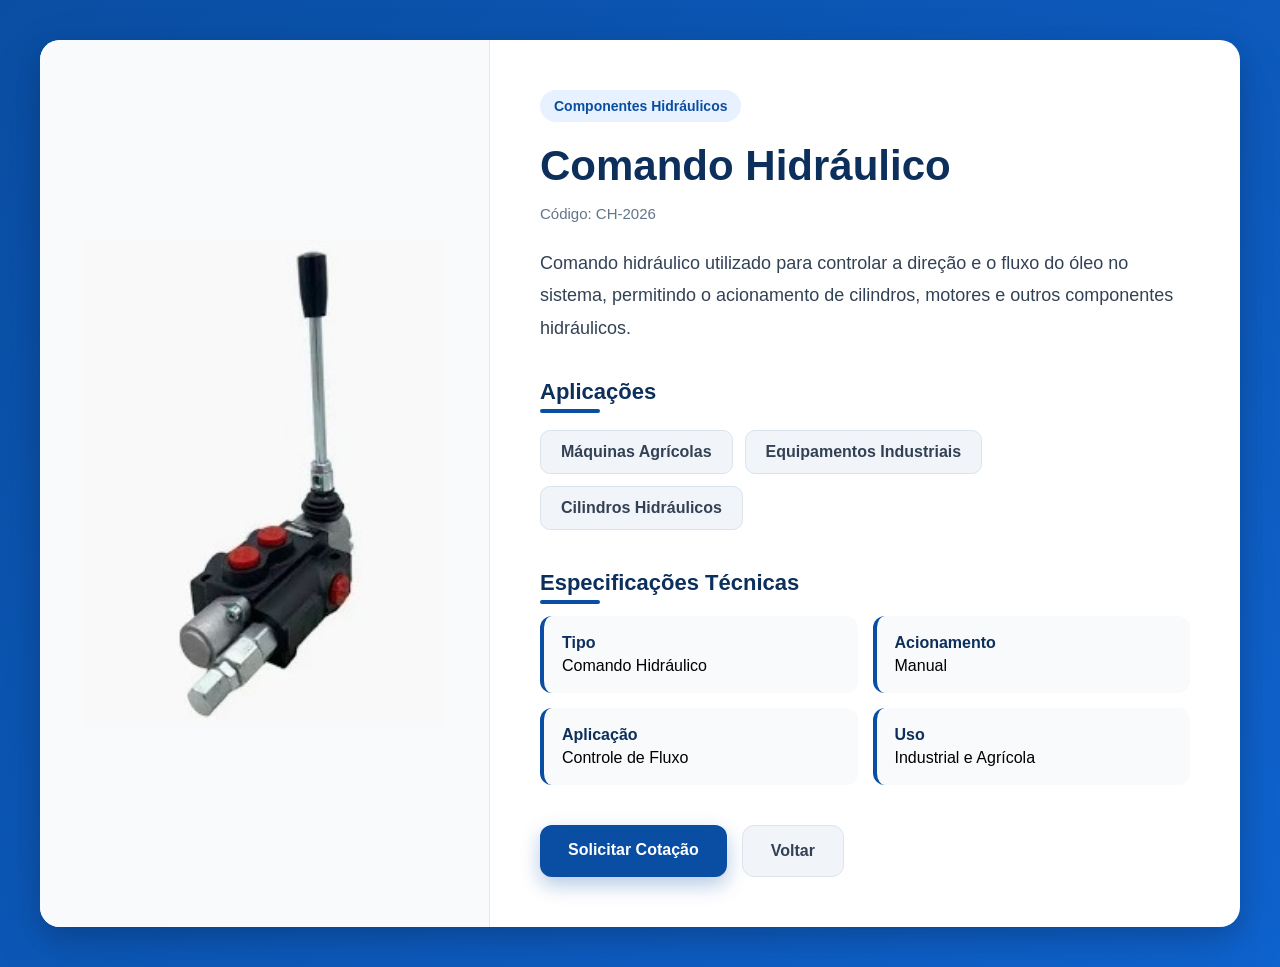
<file: pages/produtos/comando-hidraulico.html>
<!DOCTYPE html>
<html lang="pt-br">
<head>
<meta charset="UTF-8">
<meta name="viewport" content="width=device-width, initial-scale=1.0">
<title>Comando Hidráulico</title>
<link rel="stylesheet" href="../../css/descricao.css">
</head>
<body>
<div class="produto-container">
<div class="produto-imagem"><img src="../../img/produtos/comando-hidraulico.jpeg" alt="Comando Hidráulico"></div>
<div class="produto-info">
<span class="categoria">Componentes Hidráulicos</span>
<h1>Comando Hidráulico</h1>
<p class="codigo">Código: CH-2026</p>
<p class="descricao">Comando hidráulico utilizado para controlar a direção e o fluxo do óleo no sistema, permitindo o acionamento de cilindros, motores e outros componentes hidráulicos.</p>
<h2 class="secao-titulo">Aplicações</h2>
<div class="medidas"><div class="medida">Máquinas Agrícolas</div><div class="medida">Equipamentos Industriais</div><div class="medida">Cilindros Hidráulicos</div></div>
<h2 class="secao-titulo">Especificações Técnicas</h2>
<div class="especificacoes"><div class="item-especificacao"><strong>Tipo</strong>Comando Hidráulico</div><div class="item-especificacao"><strong>Acionamento</strong>Manual</div><div class="item-especificacao"><strong>Aplicação</strong>Controle de Fluxo</div><div class="item-especificacao"><strong>Uso</strong>Industrial e Agrícola</div></div>
<div class="acoes"><a href="../contato.html" class="btn-cotacao">Solicitar Cotação</a><a href="../servicos.html" class="btn-voltar">Voltar</a></div>
</div></div>
</body>
</html>
</file>
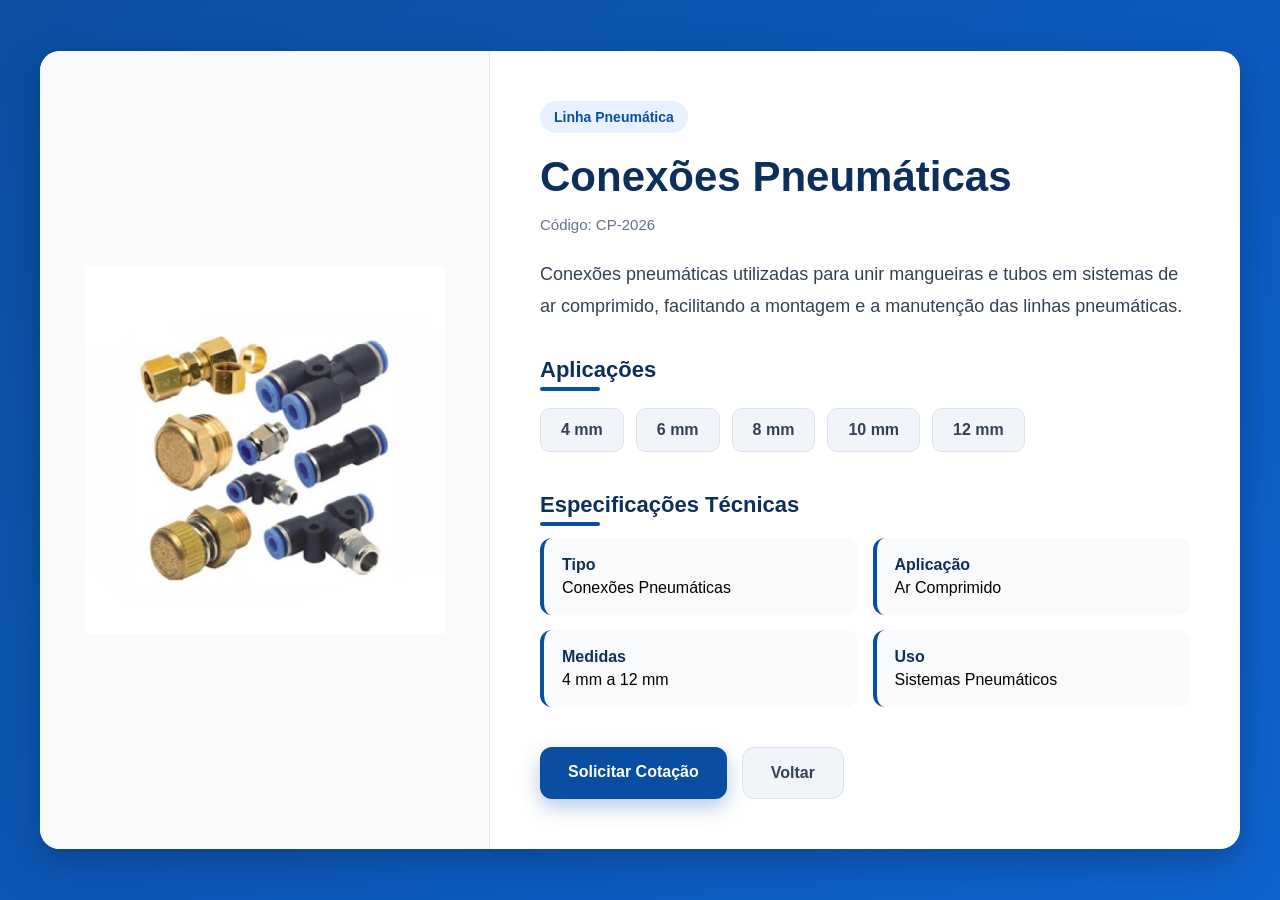
<file: pages/produtos/conexoes-pneumaticas.html>
<!DOCTYPE html>
<html lang="pt-br">
<head>
<meta charset="UTF-8">
<meta name="viewport" content="width=device-width, initial-scale=1.0">
<title>Conexões Pneumáticas</title>
<link rel="stylesheet" href="../../css/descricao.css">
</head>
<body>
<div class="produto-container">
<div class="produto-imagem"><img src="../../img/produtos/conexoes-pneumaticas.jpeg" alt="Conexões Pneumáticas"></div>
<div class="produto-info">
<span class="categoria">Linha Pneumática</span>
<h1>Conexões Pneumáticas</h1>
<p class="codigo">Código: CP-2026</p>
<p class="descricao">Conexões pneumáticas utilizadas para unir mangueiras e tubos em sistemas de ar comprimido, facilitando a montagem e a manutenção das linhas pneumáticas.</p>
<h2 class="secao-titulo">Aplicações</h2>
<div class="medidas"><div class="medida">4 mm</div><div class="medida">6 mm</div><div class="medida">8 mm</div><div class="medida">10 mm</div><div class="medida">12 mm</div></div>
<h2 class="secao-titulo">Especificações Técnicas</h2>
<div class="especificacoes"><div class="item-especificacao"><strong>Tipo</strong>Conexões Pneumáticas</div><div class="item-especificacao"><strong>Aplicação</strong>Ar Comprimido</div><div class="item-especificacao"><strong>Medidas</strong>4 mm a 12 mm</div><div class="item-especificacao"><strong>Uso</strong>Sistemas Pneumáticos</div></div>
<div class="acoes"><a href="../contato.html" class="btn-cotacao">Solicitar Cotação</a><a href="../servicos.html" class="btn-voltar">Voltar</a></div>
</div></div>
</body>
</html>
</file>
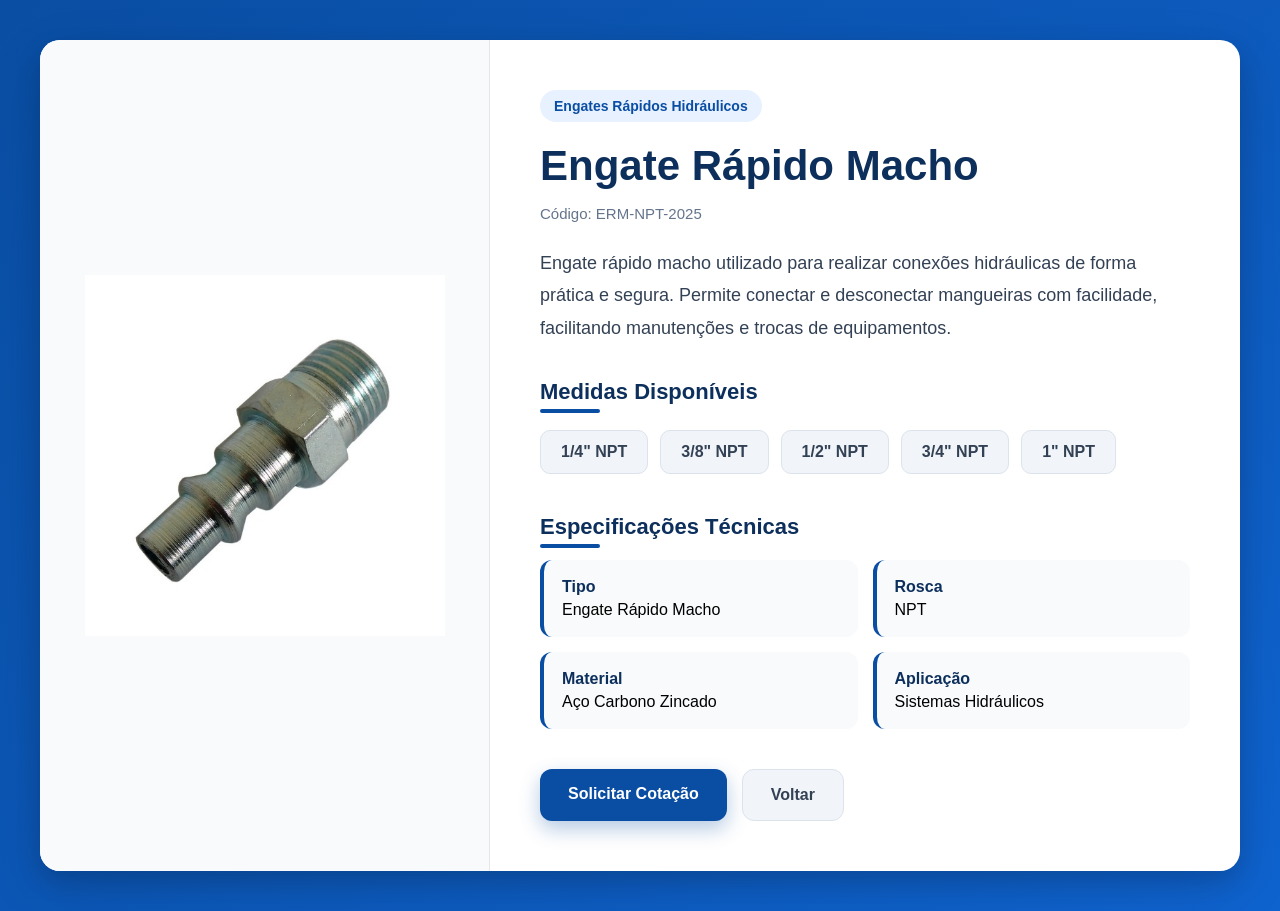
<file: pages/produtos/engate-rapido-macho.html>
<!DOCTYPE html>
<html lang="pt-br">

<head>
    <meta charset="UTF-8">
    <meta name="viewport" content="width=device-width, initial-scale=1.0">

    <title>Engate Rápido Macho</title>

    <link rel="stylesheet" href="../../css/descricao.css">
</head>

<body>

<div class="produto-container">

    <div class="produto-imagem">
        <img src="../../img/produtos/engate-rapido-macho.jpeg" alt="Engate Rápido Macho">
    </div>

    <div class="produto-info">

        <span class="categoria">Engates Rápidos Hidráulicos</span>

        <h1>Engate Rápido Macho</h1>

        <p class="codigo">
            Código: ERM-NPT-2025
        </p>

        <p class="descricao">
            Engate rápido macho utilizado para realizar conexões
            hidráulicas de forma prática e segura. Permite conectar
            e desconectar mangueiras com facilidade, facilitando
            manutenções e trocas de equipamentos.
        </p>

        <h2 class="secao-titulo">Medidas Disponíveis</h2>

        <div class="medidas">
            <div class="medida">1/4" NPT</div>
            <div class="medida">3/8" NPT</div>
            <div class="medida">1/2" NPT</div>
            <div class="medida">3/4" NPT</div>
            <div class="medida">1" NPT</div>
        </div>

        <h2 class="secao-titulo">Especificações Técnicas</h2>

        <div class="especificacoes">

            <div class="item-especificacao">
                <strong>Tipo</strong>
                Engate Rápido Macho
            </div>

            <div class="item-especificacao">
                <strong>Rosca</strong>
                NPT
            </div>

            <div class="item-especificacao">
                <strong>Material</strong>
                Aço Carbono Zincado
            </div>

            <div class="item-especificacao">
                <strong>Aplicação</strong>
                Sistemas Hidráulicos
            </div>

        </div>

        <div class="acoes">

            <a href="../contato.html" class="btn-cotacao">
                Solicitar Cotação
            </a>

            <a href="../servicos.html" class="btn-voltar">
                Voltar
            </a>

        </div>

    </div>

</div>

</body>
</html>
</file>
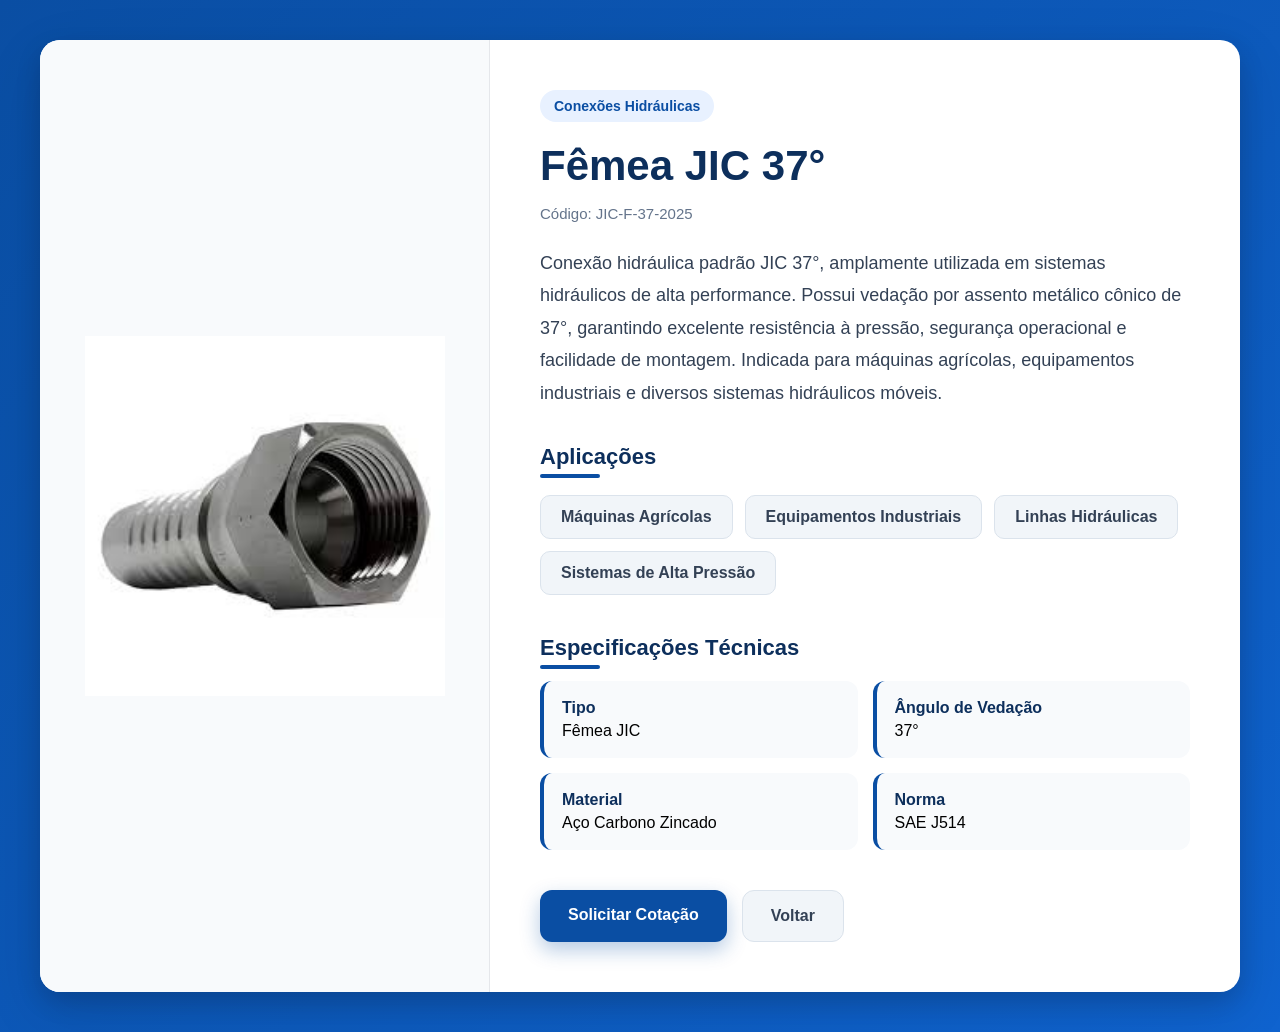
<file: pages/produtos/femea-jic.html>
<!DOCTYPE html>
<html lang="pt-br">
<head>
<meta charset="UTF-8">
<title>Fêmea JIC 37°</title>
<link rel="stylesheet" href="../../css/descricao.css">
</head>
<body>

<div class="produto-container">

    <div class="produto-imagem">
        <img src="../../img/produtos/femea-jic.jpg" alt="Fêmea JIC 37°">
    </div>

    <div class="produto-info">

        <span class="categoria">Conexões Hidráulicas</span>

        <h1>Fêmea JIC 37°</h1>

        <p class="codigo">
            Código: JIC-F-37-2025
        </p>

        <p class="descricao">
            Conexão hidráulica padrão JIC 37°, amplamente utilizada em
            sistemas hidráulicos de alta performance. Possui vedação por
            assento metálico cônico de 37°, garantindo excelente resistência
            à pressão, segurança operacional e facilidade de montagem.
            Indicada para máquinas agrícolas, equipamentos industriais e
            diversos sistemas hidráulicos móveis.
        </p>

        <h2 class="secao-titulo">Aplicações</h2>

        <div class="medidas">
            <div class="medida">Máquinas Agrícolas</div>
            <div class="medida">Equipamentos Industriais</div>
            <div class="medida">Linhas Hidráulicas</div>
            <div class="medida">Sistemas de Alta Pressão</div>
        </div>

        <h2 class="secao-titulo">Especificações Técnicas</h2>

        <div class="especificacoes">

            <div class="item-especificacao">
                <strong>Tipo</strong>
                Fêmea JIC
            </div>

            <div class="item-especificacao">
                <strong>Ângulo de Vedação</strong>
                37°
            </div>

            <div class="item-especificacao">
                <strong>Material</strong>
                Aço Carbono Zincado
            </div>

            <div class="item-especificacao">
                <strong>Norma</strong>
                SAE J514
            </div>

        </div>

        <div class="acoes">

            <a href="../contato.html" class="btn-cotacao">
                Solicitar Cotação
            </a>

            <a href="../servicos.html" class="btn-voltar">
                Voltar
            </a>

        </div>

    </div>

</div>

</body>
</html>
</file>
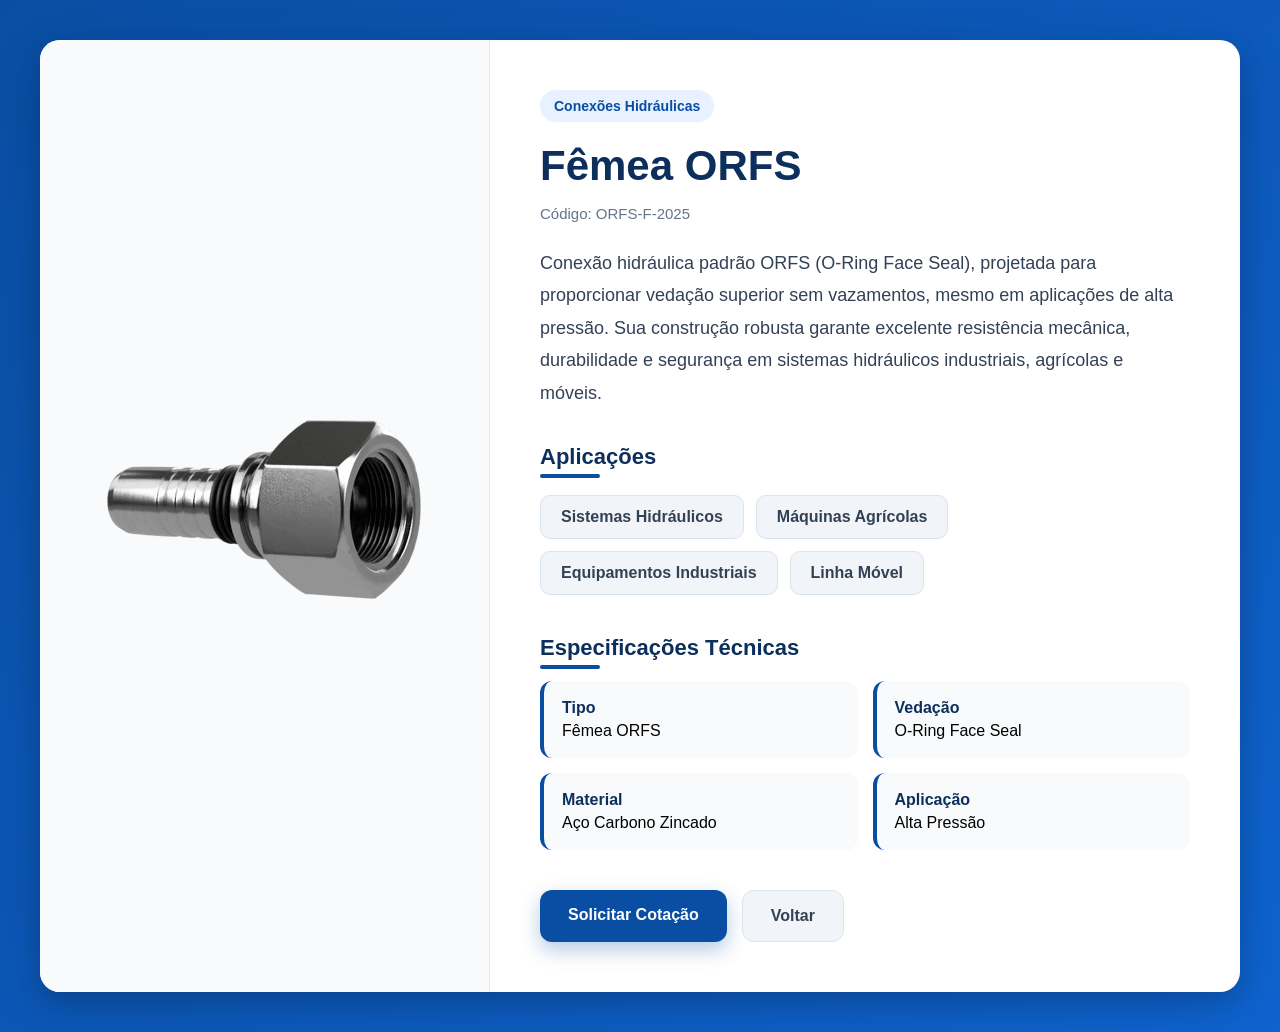
<file: pages/produtos/femea-orfs.html>
<!DOCTYPE html>
<html lang="pt-br">
<head>
<meta charset="UTF-8">
<title>Fêmea ORFS</title>
<link rel="stylesheet" href="../../css/descricao.css">
</head>
<body>

<div class="produto-container">

    <div class="produto-imagem">
        <img src="../../img/produtos/femea-orfs.webp" alt="Fêmea ORFS">
    </div>

    <div class="produto-info">

        <span class="categoria">Conexões Hidráulicas</span>

        <h1>Fêmea ORFS</h1>

        <p class="codigo">
            Código: ORFS-F-2025
        </p>

        <p class="descricao">
            Conexão hidráulica padrão ORFS (O-Ring Face Seal),
            projetada para proporcionar vedação superior sem vazamentos,
            mesmo em aplicações de alta pressão. Sua construção robusta
            garante excelente resistência mecânica, durabilidade e
            segurança em sistemas hidráulicos industriais, agrícolas
            e móveis.
        </p>

        <h2 class="secao-titulo">Aplicações</h2>

        <div class="medidas">
            <div class="medida">Sistemas Hidráulicos</div>
            <div class="medida">Máquinas Agrícolas</div>
            <div class="medida">Equipamentos Industriais</div>
            <div class="medida">Linha Móvel</div>
        </div>

        <h2 class="secao-titulo">Especificações Técnicas</h2>

        <div class="especificacoes">

            <div class="item-especificacao">
                <strong>Tipo</strong>
                Fêmea ORFS
            </div>

            <div class="item-especificacao">
                <strong>Vedação</strong>
                O-Ring Face Seal
            </div>

            <div class="item-especificacao">
                <strong>Material</strong>
                Aço Carbono Zincado
            </div>

            <div class="item-especificacao">
                <strong>Aplicação</strong>
                Alta Pressão
            </div>

        </div>

        <div class="acoes">

            <a href="../contato.html" class="btn-cotacao">
                Solicitar Cotação
            </a>

            <a href="../servicos.html" class="btn-voltar">
                Voltar
            </a>

        </div>

    </div>

</div>

</body>
</html>
</file>
<file: css/style.css>
@import url('https://fonts.googleapis.com/css2?family=Inter:wght@300;400;500;600;700&display=swap');
*{
    margin: 0;
    padding: 0;
    box-sizing: border-box;
    text-decoration: none;
    outline: none;
    font-family: 'Inter', sans-serif;
  
}
body{
    background-color: #f1f6fc31;
        background:#c4c5c5

    
}
section, footer{
    padding: 56px 0;
        background:#c4c5c5

}
.banner{
    background: url('../img/geral/img2.png');
    background-repeat: no-repeat;
    background-size: cover;
}
h3{
    font-size: 50px;
}
p{
    margin: 10px;
  
    color: #0000009c;
}
.container{
    max-width: 1400px;
    margin: 0 auto;
    padding: 0 5%;
}
/*estilizaçao dos botoes do menu*/
.btn{
    background-color: #4f9cf9;
    color: white;
    padding: 15px 20px;
    border-radius: 10px;
    cursor: pointer;
    display: inline-block;
    transition: 0.1s ease;
    margin-top: 150%;
    position: relative;
    top: 20vh;
    right:30vh;
}
.btn:hover{
    background-color: #3580db;
   
}
.btn-c{
    
    background-color: #4f9cf9;
    color: white;
    padding: 15px 20px;
    border-radius: 10px;
    cursor: pointer;
    display: inline-block;
    transition: 0.1s ease;
}
header{
    background-color: #0055aa;
}
#logo{
    background: url("../img/geral/andermaq.png");
    width: 30vh;
    height: 10vh;
    background-size: cover;
    border: 1px solid black;
    display: block;
    margin-top: -10px;
    margin-bottom: 20px;
}

/*alinhamento da menu*/
nav{
    display: flex;
    align-items: center;
    justify-content: space-between;
    padding-top: 30px;
}
/*alinhamento dos botoes*/
nav ul{
    display: flex;
    align-items: center;
    margin-bottom: 10px;
    margin-top: -20px;
}
/*estilizaçao dos textos dentro dos botoes*/
nav ul a{
    color: white;
    margin: 0 25px;
    text-transform: uppercase;
    font-size: 14px;
    display: block;
}
nav ul a:not(.btn):after{
    content: "";
    background-color: #0055aa;
    height: 3px;
    width: 0%;
    display: block;
    margin: 0 auto;
    transition: 0.3s;
}
/*animaçao dos botoes*/
nav ul a:hover::after{
    width: 100%;

}
.banner{
    display: flex;
    justify-content: center;
}
/*estilizaçao do texto ao todo*/
.banner .banner-text{
    margin: 150px;
    text-align: center;
    padding: 0 90px;
}
/*estilizaçao do nome da empresa*/
.banner .banner-text h1{
    font-size: 96px;
    color: white;
}
/*estilizaçao sobre oque fazemos*/
.banner .banner-text p{
    font-size: 20px;
    color: #ffffffb7;
    font-weight: lighter;
    margin: 18px 0px;
}
/*estilizaçao do orçamento*/
.faca-orcamento .container{
    display: flex;
    align-items: center;
    background:#c4c5c5
}
/*estilizaçao de todo o texto do orçamento*/
.faca-orcamento .faca-orcamento-text{
    width: 50%;
    padding: 0px 40px;
    
}
/*estilizaçao do h3 do orçamento*/
.faca-orcamento .faca-orcamento h3{
    font-size: 53px;

}
/*estilizaçao do paragrafo do orçamento*/
.faca-orcamento .faca-orcamento p{
    margin: 5px 0 10px 0;
    
}
/*estilizaçao da imagem do orçamento*/
.faca-orcamento .faca-orcamento-img{
    width: 50%;
    
}
/* Gif-video*/
.video-fundo {
    width: 120%;
    height: 130%;
    object-fit: cover;

}
    footer {
      text-align: center;
      padding: 15px;
      background-color: #003366;
      color: rgb(255, 255, 255);
      margin-top: 30px;
    }
</file>
<file: TCC2/css/style.css>
@import url('https://fonts.googleapis.com/css2?family=Inter:wght@300;400;500;600;700&display=swap');
*{
    margin: 0;
    padding: 0;
    box-sizing: border-box;
    text-decoration: none;
    outline: none;
    font-family: 'Inter', sans-serif;
  
}
body{
    background-color: #f1f6fc31;
        background:#c4c5c5

    
}
section, footer{
    padding: 56px 0;
        background:#c4c5c5

}
.banner{
    background: url('../img/geral/img2.png');
    background-repeat: no-repeat;
    background-size: cover;
}
h3{
    font-size: 50px;
}
p{
    margin: 10px;
  
    color: #0000009c;
}
.container{
    max-width: 1400px;
    margin: 0 auto;
    padding: 0 5%;
}
/*estilizaçao dos botoes do menu*/
.btn{
    background-color: #4f9cf9;
    color: white;
    padding: 15px 20px;
    border-radius: 10px;
    cursor: pointer;
    display: inline-block;
    transition: 0.1s ease;
    margin-top: 150%;
    position: relative;
    top: 20vh;
    right:30vh;
}
.btn:hover{
    background-color: #3580db;
   
}
.btn-c{
    
    background-color: #4f9cf9;
    color: white;
    padding: 15px 20px;
    border-radius: 10px;
    cursor: pointer;
    display: inline-block;
    transition: 0.1s ease;
}
header{
    background-color: #0055aa;
}
#logo{
    background: url("../img/geral/andermaq.png");
    width: 30vh;
    height: 10vh;
    background-size: cover;
    border: 1px solid black;
    display: block;
    margin-top: -10px;
    margin-bottom: 20px;
}

/*alinhamento da menu*/
nav{
    display: flex;
    align-items: center;
    justify-content: space-between;
    padding-top: 30px;
}
/*alinhamento dos botoes*/
nav ul{
    display: flex;
    align-items: center;
    margin-bottom: 10px;
    margin-top: -20px;
}
/*estilizaçao dos textos dentro dos botoes*/
nav ul a{
    color: white;
    margin: 0 25px;
    text-transform: uppercase;
    font-size: 14px;
    display: block;
}
nav ul a:not(.btn):after{
    content: "";
    background-color: #0055aa;
    height: 3px;
    width: 0%;
    display: block;
    margin: 0 auto;
    transition: 0.3s;
}
/*animaçao dos botoes*/
nav ul a:hover::after{
    width: 100%;

}
.banner{
    display: flex;
    justify-content: center;
}
/*estilizaçao do texto ao todo*/
.banner .banner-text{
    margin: 150px;
    text-align: center;
    padding: 0 90px;
}
/*estilizaçao do nome da empresa*/
.banner .banner-text h1{
    font-size: 96px;
    color: white;
}
/*estilizaçao sobre oque fazemos*/
.banner .banner-text p{
    font-size: 20px;
    color: #ffffffb7;
    font-weight: lighter;
    margin: 18px 0px;
}
/*estilizaçao do orçamento*/
.faca-orcamento .container{
    display: flex;
    align-items: center;
    background:#c4c5c5
}
/*estilizaçao de todo o texto do orçamento*/
.faca-orcamento .faca-orcamento-text{
    width: 50%;
    padding: 0px 40px;
    
}
/*estilizaçao do h3 do orçamento*/
.faca-orcamento .faca-orcamento h3{
    font-size: 53px;

}
/*estilizaçao do paragrafo do orçamento*/
.faca-orcamento .faca-orcamento p{
    margin: 5px 0 10px 0;
    
}
/*estilizaçao da imagem do orçamento*/
.faca-orcamento .faca-orcamento-img{
    width: 50%;
    
}
/* Gif-video*/
.video-fundo {
    width: 120%;
    height: 130%;
    object-fit: cover;

}
    footer {
      text-align: center;
      padding: 15px;
      background-color: #003366;
      color: rgb(255, 255, 255);
      margin-top: 30px;
    }
</file>
<file: css/cadastro.css>
/* =====================================================
   RESET
===================================================== */

* {
    margin: 0;
    padding: 0;
    box-sizing: border-box;

    font-family: Arial, "Helvetica Neue", Helvetica, sans-serif;
}


/* =====================================================
   HTML / BODY
===================================================== */

html,
body {
    width: 100%;
    height: 100%;
}

body {
    overflow: hidden;
}


/* =====================================================
   CONTAINER PRINCIPAL
===================================================== */

.container {
    position: relative;

    width: 100vw;
    height: 100vh;

    min-height: 100vh;
}

.left {
  width: 50%;
  min-height: 100vh;

  display: flex;
  justify-content: center;
  align-items: center;

  background: linear-gradient(
    160deg,
    #0055aa 0%,
    #003366 50%,
    #0055aa 100%
  );

  position: relative;
  overflow: hidden;
}

/* Decoração azul */

.left::before {
  content: "";

  position: absolute;

  width: 430px;
  height: 430px;

  background: #4f9cf9;

  border-radius: 50%;

  top: -300px;
  left: -150px;
}

.left::after {
  content: "";

  position: absolute;

  width: 500px;
  height: 500px;

  background: #4f9cf9;

  border-radius: 50%;

  bottom: -380px;
  left: -200px;
}


/* =====================================================
   FUNDO AZUL
===================================================== */

.center {
    position: absolute;

    top: 0;
    left: 0;

    width: 100%;
    height: 100vh;

    display: flex;

    justify-content: center;
    align-items: center;

    background: linear-gradient(
        135deg,
        #0055aa,
        #3580db
    );
}


/* =====================================================
   LOGO
===================================================== */

.image-container {
    position: absolute;

    top: 50px;
    right:100px;

    z-index: 10;
}

.image-container img {
    display: block;

    width: 300px;
    height: auto;
}


/* =====================================================
   ÁREA DO FORMULÁRIO
===================================================== */

.left {
    position: relative;

    z-index: 5;

    width: 100%;
    height: 100vh;

    display: flex;

    justify-content: center;
    align-items: center;
}


/* =====================================================
   CONTEÚDO DO FORMULÁRIO
===================================================== */

.login-content {
    width: 100%;
    max-width: 550px;

    padding: 30px;
}


/* =====================================================
   TÍTULO
===================================================== */

.login-content h1 {
    color: white;

    text-align: center;

    font-size: 22px;

    margin-bottom: 30px;
}


/* =====================================================
   INPUTS
===================================================== */

.input-group {
    width: 100%;

    margin-bottom: 20px;
}

.input-group input {
    width: 100%;

    height: 45px;

    padding: 10px 20px;

    border: none;

    border-radius: 25px;

    outline: none;

    text-align: center;

    font-size: 14px;
}


/* =====================================================
   BOTÃO ENTRAR
===================================================== */

button {
    width: 100%;

    height: 45px;

    padding: 12px;

    border: none;

    background: #4d9af0;

    color: white;

    border-radius: 25px;

    cursor: pointer;

    font-weight: bold;

    letter-spacing: 2px;

    transition: 0.3s;

    margin-bottom: 10px;
}


/* HOVER DO BOTÃO */

button:hover {
    background: #2f7ed4;
}


/* =====================================================
   BOTÃO VOLTAR
===================================================== */

.register {
    display: block;

    width: 100%;

    height: 45px;

    padding: 12px;

    border: 1px solid white;

    background: transparent;

    color: white;

    border-radius: 25px;

    cursor: pointer;

    text-align: center;

    text-decoration: none;

    font-weight: bold;

    letter-spacing: 2px;

    transition: 0.3s;
}


/* HOVER VOLTAR */

.register:hover {
    background: white;

    color: #0055aa;
}


/* =====================================================
   CELULAR
===================================================== */

@media (max-width: 767px) {

    .image-container {
        top: 15px;

        right: 15px;
    }

    .image-container img {
        width: 130px;
    }

    .login-content {
        max-width: 400px;

        padding: 25px;
    }

    .login-content h1 {
        font-size: 20px;
    }
}


/* =====================================================
   TABLET
===================================================== */

@media (min-width: 768px) and (max-width: 1024px) {

    .image-container img {
        width: 150px;
    }

    .login-content {
        max-width: 450px;
    }
}
</file>
<file: css/contato.css>
body {
    font-family: Arial;
    text-align: center;
}
#logo{
    background: url("../img/geral/andermaq.png");
    width: 30vh;
    height: 10vh;
    background-size: cover;
    border: 1px solid black;
    display: block;
    margin-top: -10px;
    margin-bottom: 20px;
}

/* MENU PRINCIPAL - cabeçalho */
nav {
    width: 100%;
    height: 130px;
    background-color: #075baa;

    display: flex;
    align-items: center;
    justify-content: space-between;

    box-sizing: border-box;
    padding: 0 12%;
}

/* Logo */
nav > a {
    display: flex;
    align-items: center;
}

/* Lista de links */
nav .ul {
    display: flex;
    align-items: center;
    gap: 45px;

    margin: 0;
    padding: 0;
}

/* Links */
nav .ul a {
    color: white;
    text-decoration: none;
    font-family: Arial, sans-serif;
    font-size: 14px;
    text-transform: uppercase;
}

/* Efeito quando passar o mouse */
nav .ul a:hover {
    color: #dbeaff;
}

/* Botão SERVIÇOS */
nav .ul .btn-c {
    background-color: #579cf0;
    padding: 17px 22px;
    border-radius: 11px;
    color: white;
}

nav .ul .btn-c:hover {
    background-color: #4289dc;
}
/*google maps*/
.mapa {
    width: 75%;
}

.mapa iframe {
    width: 100%;
    height: 500px;
    border: 0;
    border-radius: 10px;
}
/* Área de contato */
.contato-info {
    width: 90%;
    margin: 20px auto 40px;
    display: flex;
    align-items: center;
    justify-content: center;
    gap: 50px;
}

/* Informações do lado direito */
.informacoes {
    width: 35%;
    text-align: left;
}

.informacoes p {
    margin: 18px 0;
}

.informacoes h2 {
    margin-bottom: 20px;
}
  body {
      margin: 0;
      font-family: Arial, sans-serif;
      background-color: #f4f4f4;
    }
         /*Solicitar Cotação*/
    header {
      background-color: #003366;
      color: white;
      text-align: center;
      padding: 20px;
    }
      /*Preencha os dados*/
 .container {
    max-width: 100%;
    margin: 0;
    background: transparent;
    padding: 0;
    border-radius: 0;
    box-shadow: none;
}
.menu-container {
    max-width: 90%;
    margin: 30px auto;
    background: #c4c5c5;
    padding: 20px;
    border-radius: 10px;
    box-shadow: 0 2px 5px rgba(0,0,0,0.2);
}

   label {
      display: block;
      margin-top: 55px;
      font-weight: bold;
    }

    /* Formulário em duas colunas */
.linha-form {
    display: flex;
    gap: 28px;
    width: 100%;
    margin-bottom: 20px;
    
}

/* Cada campo */
.campo {
    flex: 1;
    text-align: left;
}

/* Nome dos campos */
.campo label {
    display: block;
    margin-bottom: 8px;
    margin-top: 0;
    font-weight: normal;
    color: #555;
    flex: 0 0 250px;
}

/* Asterisco vermelho */
.campo label span {
    color: red;
}

/* Campos */
.campo input,
.campo select,
.campo textarea {
    width: 100%;
    padding: 11px;
    margin: 0;
    border: 1px solid #ccc;
    border-radius: 3px;
    font-size: 14px;
    box-sizing: border-box;
}

/* Área de descrição */
.campo textarea {
    height: 100px;
    resize: vertical;
}
.campo-menor {
    flex: 0 0 200px;
}

Descrição ocupa toda a largura */
.descricao {
    width: 100%;
}
    textarea {
      resize: vertical;
      height: 100px;
    }
      

    button {
      margin-top: 20px;
      display: flex;
      width: 9%;
      padding: 12px;
      background-color: #003366;
      color: white;
      border: none;
      border-radius: 7px;
      font-size: 16px;
      cursor: pointer;
    }

    button:hover {
      background-color: #0055aa;
    }

    footer {
      text-align: center;
      padding: 15px;
      background-color: #003366;
      color: white;
      margin-top: 30px;
    }
</file>
<file: css/login.css>
* {
  margin: 0;
  padding: 0;
  box-sizing: border-box;
  font-family: Arial, "Helvetica Neue", Helvetica, sans-serif;
}

body {
  min-height: 100vh;
  overflow: hidden;
  background: #eef4fb;
}


/* =========================
   CONTAINER
========================= */

.container {
  width: 100%;
  min-height: 100vh;

  display: flex;
}


/* =========================
   LADO ESQUERDO
========================= */

.left {
  width: 50%;
  min-height: 100vh;

  display: flex;
  justify-content: center;
  align-items: center;

  background: linear-gradient(
    160deg,
    #0055aa 0%,
    #003366 50%,
    #0055aa 100%
  );

  position: relative;
  overflow: hidden;
}


/* Decoração azul */

.left::before {
  content: "";

  position: absolute;

  width: 430px;
  height: 430px;

  background: #4f9cf9;

  border-radius: 50%;

  top: -300px;
  left: -150px;
}

.left::after {
  content: "";

  position: absolute;

  width: 500px;
  height: 500px;

  background: #4f9cf9;

  border-radius: 50%;

  bottom: -380px;
  left: -200px;
}


/* =========================
   FORMULÁRIO
========================= */

.login-content {
  width: 100%;
  max-width: 400px;

  padding: 30px;

  position: relative;
  z-index: 2;
}


/* Título */

.login-content h1 {
  color: white;

  text-align: center;

  font-size: 25px;
  font-weight: bold;

  letter-spacing: 3px;

  margin-bottom: 35px;
}


/* =========================
   CAMPOS
========================= */

.input-group {
  width: 100%;

  margin-bottom: 25px;
}

.input-group input {
  width: 100%;
  height: 53px;

  border: none;
  outline: none;

  background: white;

  border-radius: 30px;

  padding: 0 30px;

  color: #333;

  font-size: 14px;

  box-shadow: 0 3px 10px rgba(0, 0, 0, 0.05);
}

.input-group input::placeholder {
  color: #555;

  text-align: center;

  letter-spacing: 1px;
}


/* =========================
   OPÇÕES
========================= */

.options {
  width: 100%;

  display: flex;

  justify-content: space-between;
  align-items: center;

  margin-bottom: 22px;

  padding: 0 15px;

  font-size: 11px;
}


/* Lembrar-me */

.remember {
  display: flex;
  align-items: center;

  gap: 8px;

  color: #ffffff;

  cursor: pointer;
}

.remember input {
  appearance: none;

  width: 13px;
  height: 13px;

  border: 2px solid #003366;

  cursor: pointer;
}

.remember input:checked {
  background: #14527c;

  box-shadow: inset 0 0 0 2px white;
}


/* Esqueci senha */

.forgot-password {
  color: #f8f9fa;

  text-decoration: none;
  transition: 0.3s;
}

.forgot-password:hover {
  color: white;
}


/* =========================
   BOTÃO ENTRAR
========================= */

button {
  width: 100%;
  height: 53px;

  border: none;

  border-radius: 30px;

  background: #4f9cf9;

  color: white;

  font-size: 15px;
  font-weight: bold;

  letter-spacing: 3px;

  cursor: pointer;

  transition: 0.3s;

  margin-bottom: 12px;
}

button:hover {
  background: #000000;

  transform: translateY(-2px);

  box-shadow: 0 7px 15px rgba(0, 0, 0, 0.15);
}


/* =========================
   BOTÃO CADASTRAR
========================= */

.register {
  width: 100%;
  height: 53px;

  display: flex;

  justify-content: center;
  align-items: center;

  border: 2px solid white;

  border-radius: 30px;

  background: transparent;

  color: white;

  text-decoration: none;

  font-size: 14px;
  font-weight: bold;

  letter-spacing: 2px;

  cursor: pointer;

  transition: 0.3s;
}

.register:hover {
  background: white;

  color: #1642a1;

  transform: translateY(-2px);
}


/* =========================
   LADO DIREITO
========================= */

.right {
  width: 50%;
  min-height: 100vh;

  background: white;

  display: flex;

  justify-content: center;
  align-items: center;

  position: relative;

  overflow: hidden;
}


/* Decorações */

.right::before {
  content: "";

  position: absolute;

  width: 450px;
  height: 450px;

  background: #0055aa;

  border-radius: 50%;

  top: -280px;
  right: -180px;
}

.right::after {
  content: "";

  position: absolute;

  width: 500px;
  height: 500px;

  background: #0055aa;

  border-radius: 50%;

  bottom: -400px;
  right: -250px;
}


/* =========================
   IMAGEM
========================= */

.image-container {
  width: 80%;

  display: flex;

  justify-content: center;
  align-items: center;

  position: relative;

  z-index: 2;
}

.image-container img {
  display: block;

  max-width: 100%;
  max-height: 500px;

  object-fit: contain;
}

/* BOTÃO VOLTAR */

.btn-voltar {
  width: 100%;
  height: 40px;

  display: flex;
  justify-content: center;
  align-items: center;

  border: 2px solid white;
  border-radius: 30px;

  background: transparent;
  color: white;

  text-decoration: none;
  font-size: 14px;
  font-weight: bold;
  letter-spacing: 2px;

  cursor: pointer;
  transition: 0.3s;

  margin-top: 5px;
}

.btn-voltar:hover {
  background: white;
  color: #1642a1;
  transform: translateY(-2px);
}
}
</file>
<file: css/servico.css>
body {
      font-family: Arial, sans-serif;
      margin: 0;
      background-color: #0055aa;
    }
#logo{
    background: url("../img/geral/andermaq.png");
    width: 30vh;
    height: 10vh;
    background-size: cover;
    border: 1px solid black;
    display: block;
    margin-top: -10px;
    margin-bottom: 20px;
}
/*alinhamento da menu*/
nav{
    display: flex;
    align-items: center;
    justify-content: space-between;
    padding-top: 55px;
}
/*alinhamento dos botoes*/
nav ul{
    display: flex;
    align-items: center;
    margin-bottom: 10px;
    margin-top: -20px;
}
/*estilizaçao dos textos dentro dos botoes*/
nav ul a{
    color: white;
    margin: 0 25px;
    text-transform: uppercase;
    font-size: 14px;
    display: block;
    text-decoration: none;
}
nav ul a:not(.btn):after{
    content: "";
    background-color: #0055aa;
    height: 3px;
    width: 0%;
    display: block;
    margin: 0 auto;
    transition: 0.3s;
}
/*animaçao dos botoes*/
nav ul a:hover::after{
    width: 100%;

}
    header {
      background-color: #003366;
      color: white;
      padding: 15px;
      text-align: center;
    }

    .btn{
    background-color: #4f9cf9;
    color: white;
    padding: 15px 20px;
    border-radius: 10px;
    cursor: pointer;
    display: inline-block;
    transition: 0.1s ease;
    
}
.btn:hover{
    background-color: #3580db;
}

    .btn:hover{
    background-color: #3580db;
}
header{
    background: #0163c6;
    background-position: center;
    background-size: cover;
    background-attachment: fixed;
}


    .container {
      display: flex;
      flex-wrap: wrap;
      justify-content: center;
      padding: 20px;
      gap: 20px;
    }

    .card {
      background: white;
      width: 250px;
      border-radius: 10px;
      box-shadow: 0 2px 5px rgba(0,0,0,0.2);
      overflow: hidden;
      text-align: center;
      transition: 0.3s;
    }

    .card:hover {
      transform: scale(1.05);
    }

    .card img {
      width: 100%;
      height: 180px;
      object-fit: cover;
    }

    .card h3 {
      margin: 10px 0;
    }

    .card p {
      padding: 0 10px;
      font-size: 14px;
    }

    .card button {
      margin: 15px;
      padding: 10px;
      border: none;
      background-color: #003366;
      color: white;
      border-radius: 5px;
      cursor: pointer;
    }

    .card button:hover {
      background-color: #0055aa;
    }
    
    .detalhes {
  background: white;
  max-width: 700px;
  margin: 40px auto;
  padding: 30px;
  border-radius: 10px;
  text-align: center;
}

.detalhes img {
  width: 250px;
  max-width: 100%;
  margin: 20px 0;
}

.detalhes h1 {
  color: #003366;
}

.detalhes h2 {
  color: #0055aa;
}

.detalhes p {
  font-size: 16px;
  line-height: 1.6;
}



/* Ajustes finais da grade de produtos */
body { min-height: 100vh; }
nav { padding: 25px 8%; }
nav ul { margin: 0; }
header { text-align: center; padding: 25px 15px; }
.container { max-width: 1200px; margin: 0 auto; align-items: stretch; }
.card { display: flex; flex-direction: column; }
.card h3 { padding: 0 10px; color: #003366; }
.card p { white-space: normal; line-height: 1.5; flex: 1; }
.card button { align-self: center; }
footer { text-align:center; padding:15px; background:#003366; color:#fff; margin-top:30px; }
@media (max-width: 768px) {
  nav { flex-direction: column; padding: 20px; }
  nav ul { flex-wrap: wrap; justify-content: center; gap: 12px; }
  nav ul a { margin: 0 8px; }
}
</file>
<file: css/sobre.css>
body {
  font-family: Arial, sans-serif;
  margin: 0;
  background: #c4c5c5;
  font-size: 19px;
}
#logo{
    background: url("../img/geral/andermaq.png");
    width: 30vh;
    height: 10vh;
    background-size: cover;
    border: 1px solid black;
    display: block;
    margin-top: -10px;
    margin-bottom: 20px;
}
/*alinhamento da menu*/
nav{
    display: flex;
    align-items: center;
    justify-content: space-between;
    padding-top: 55px;
    background-color: #0055aa;
}
/*alinhamento dos botoes*/
nav ul{
    display: flex;
    align-items: center;
    margin-bottom: 10px;
    margin-top: -20px;
}
/*estilizaçao dos textos dentro dos botoes*/
nav ul a{
    color: white;
    margin: 0 25px;
    text-transform: uppercase;
    font-size: 14px;
    display: block;
    text-decoration: none;
}
nav ul a:not(.btn):after{
    content: "";
    background-color: #0055aa;
    height: 3px;
    width: 0%;
    display: block;
    margin: 0 auto;
    transition: 0.3s;
}
/*animaçao dos botoes*/
nav ul a:hover::after{
    width: 100%;

}
.container {
  max-width: 1100px;
  margin: auto;
  padding: 40px;
}

h1 {
  color: #000000;
  margin-bottom: 30px;
}
  
    /*estilizaçao dos botoes do menu*/
.btn{
    background-color: #4f9cf9;
    color: white;
    padding: 15px 20px;
    border-radius: 10px;
    cursor: pointer;
    display: inline-block;
    transition: 0.1s ease;
}
.btn:hover{
    background-color: #3580db;
}

    .btn:hover{
    background-color: #3580db;
}
header{
    background: #0055aa;
    background-position: center;
    background-size: cover;
    background-attachment: fixed;
}

.content {
  display: flex;
  gap: 40px;
  align-items: flex-start;
}

.text {
  flex: 1;
}

.text p {
  color: #0c0c0c;
  line-height: 1.6;
  margin-bottom: 15px;
}

.media {
  flex: 1;
}

.media video {
  width: 100%;
  border-radius: 8px;
  box-shadow: 0 4px 10px rgba(0,0,0,0.2);
}

/* RESPONSIVO */
@media (max-width: 768px) {
  .content {
    flex-direction: column;
  }
}
.media {
  flex: 1;
}

.media img {
  width: 100%;
  border-radius: 8px;
  box-shadow: 0 4px 10px rgba(0,0,0,0.2);
}

/* RESPONSIVO */
@media (max-width: 768px) {
  .content {
    flex-direction: column;
  }
}
/* Gif-video*/
.video-fundo {
    width: 100%;
    height: 100%;
    object-fit: cover;

}

    /* ============================= */
/* PRINCIPAIS PRODUTOS */
/* ============================= */

.principais-produtos {
  margin-top: 60px;
}

.principais-produtos h2 {
  color: #174875;
  font-size: 27px;
  font-weight: 400;
  margin-bottom: 35px;
}

/* CARD DO PRODUTO */
.produto-destaque {
  background-color: white;
  min-height: 450px;
  border-radius: 50px;

  display: flex;
  align-items: center;
  justify-content: center;

  padding: 50px;
  gap: 60px;
}

/* IMAGEM */
.produto-imagem {
  flex: 1;
  display: flex;
  justify-content: center;
  align-items: center;
}

.produto-imagem img {
  width: 90%;
  max-width: 450px;
  height: auto;
  object-fit: contain;
}

/* INFORMAÇÕES */
.produto-info {
  flex: 1;
  text-align: center;
}

.produto-info h3 {
  color: #174875;
  font-size: 28px;
  margin-bottom: 15px;
}

.produto-codigo {
  color: #777;
  font-size: 15px;
  margin-bottom: 15px;
}

.produto-codigo strong {
  color: #174875;
}

.produto-info .descricao {
  color: #777;
  font-size: 16px;
  line-height: 1.5;
  margin-bottom: 25px;
}

/* BOTÃO */
.botao-produto {
  display: inline-block;
  background-color: #234f7b;
  color: white;
  padding: 12px 25px;
  border-radius: 25px;
  text-decoration: none;
  font-weight: bold;
  transition: 0.3s;
}

.botao-produto:hover {
  background-color: #163b5d;
}

/* RESPONSIVO */
@media (max-width: 768px) {

  .produto-destaque {
    flex-direction: column;
    padding: 30px;
    gap: 20px;
  }

  .produto-imagem,
  .produto-info {
    width: 100%;
  }

  .produto-imagem img {
    width: 80%;
  }

}

 footer {
      text-align: center;
      padding: 15px;
      background-color: #003366;
      color: white;
      margin-top: 30px;
    }
</file>
<file: css/descricao.css>
/* RESET */
*{
    margin:0;
    padding:0;
    box-sizing:border-box;
}

body{
    font-family: 'Inter', sans-serif; /* fonte do texto*/
    background: linear-gradient(135deg,#0a4ea3,#0f63cf); /* fundo da página*/
    min-height:100vh; /*altura mínima */
    display:flex; /*organizar e posicionar elementos.*/
    justify-content:center; /* no eixo principal-centralizado horizontalmente.*/
    align-items:center; /*eixo transversal- elemento bem no centro da tela*/
    padding:40px; /*espaçamento interno de 40px em todos os lados- nas bordas da tela*/
}

/* CARD */ /*caixa branca, grande, com cantos arredondados, sombra e duas colunas*/
.produto-container{ /* seleciona qualquer elemento HTML que tenha a classe*/
    background:#fff; /*toda largura*/
    width:100%;
    max-width:1300px; /* largura máxima */
    border-radius:20px;/*Arredonda os cantos da caixa*/
    overflow:hidden; /*Esconde qualquer conteúdo que ultrapasse os limites da caixa- 
    imagens ou outros elementos não "saiam" pelos cantos arredondados*/
    display:grid; /*organizar os elementos internos em linhas e colunas.*/
    grid-template-columns:450px 1fr; /* divisão em duas colunas*/ 
 /*
┌─────────────────────────────────────────────┐
│          │                                  │
│  450px   │          espaço restante         │
│  imagem  │       informações do produto     │
│          │                                  │
└─────────────────────────────────────────────┘
*/
    box-shadow: /* duas sombras no card*/
        0 10px 25px rgba(0,0,0,.15),
        0 20px 60px rgba(0,0,0,.10);
    transition:.3s;
}

.produto-container:hover{ /*O card aumentaria suavemente ao passar o mouse, 
       em vez de mudar instantaneamente.*/
    transform:translateY(-4px);
}
/*
┌─────────────────────────────────────────────────────┐
│                                                     │
│     IMAGEM             INFORMAÇÕES DO PRODUTO       │
│     450px              (espaço restante)            │
│                                                     │
│                                                     │
└─────────────────────────────────────────────────────┘
       ↓
    sombra
    */

/* IMAGEM */
.produto-imagem{
    background:#f8fafc;
    display:flex;
    justify-content:center;
    align-items:center;
    padding:40px;
    border-right:1px solid #e5e7eb;
}

.produto-imagem img{
    width:100%;
    max-width:360px;
    transition:.4s ease;
}

.produto-imagem:hover img{
    transform:scale(1.05);
}

/* CONTEÚDO */
.produto-info{
    padding:50px;
}

.categoria{
    display:inline-block;
    background:#e8f1ff;
    color:#0a4ea3;
    font-weight:600;
    padding:8px 14px;
    border-radius:50px;
    margin-bottom:20px;
    font-size:14px;
}

.produto-info h1{
    font-size:42px;
    color:#0d2f5c;
    margin-bottom:15px;
    font-weight:800;
}

.codigo{
    color:#64748b;
    margin-bottom:25px;
    font-size:15px;
}

/* DESCRIÇÃO */
.descricao{
    font-size:18px;
    line-height:1.8;
    color:#334155;
    margin-bottom:35px;
}

/* SEÇÃO */
.secao-titulo{
    font-size:22px;
    font-weight:700;
    color:#0d2f5c;
    margin-bottom:20px;
    position:relative;
}

.secao-titulo::after{
    content:'';
    width:60px;
    height:4px;
    background:#0a4ea3;
    position:absolute;
    left:0;
    bottom:-8px;
    border-radius:20px;
}

/* MEDIDAS */
.medidas{
    display:flex;
    flex-wrap:wrap;
    gap:12px;
    margin-top:25px;
    margin-bottom:40px;
}

.medida{
    background:#f1f5f9;
    border:1px solid #dbe3ec;
    padding:12px 20px;
    border-radius:10px;
    font-weight:600;
    color:#334155;
    transition:.3s;
    cursor:pointer;
}

.medida:hover{
    background:#0a4ea3;
    color:#fff;
    transform:translateY(-2px);
}

/* CARACTERÍSTICAS */
.especificacoes{
    display:grid;
    grid-template-columns:repeat(2,1fr);
    gap:15px;
    margin-bottom:40px;
}

.item-especificacao{
    background:#f8fafc;
    padding:18px;
    border-radius:12px;
    border-left:4px solid #0a4ea3;
}

.item-especificacao strong{
    display:block;
    margin-bottom:5px;
    color:#0d2f5c;
}

/* BOTÕES */
.acoes{
    display:flex;
    gap:15px;
    flex-wrap:wrap;
}

.btn-cotacao{
    background:#0a4ea3;
    color:#fff;
    text-decoration:none;
    padding:16px 28px;
    border-radius:12px;
    font-weight:700;
    transition:.3s;
    box-shadow:0 8px 20px rgba(10,78,163,.3);
}

.btn-cotacao:hover{
    background:#083b7c;
    transform:translateY(-3px);
}

.btn-voltar{
    background:#f1f5f9;
    color:#334155;
    text-decoration:none;
    padding:16px 28px;
    border-radius:12px;
    font-weight:600;
    border:1px solid #dbe3ec;
    transition:.3s;
}

.btn-voltar:hover{
    background:#e2e8f0;
}

/* RESPONSIVO */
@media(max-width:991px){

    .produto-container{
        grid-template-columns:1fr;
    }

    .produto-imagem{
        border-right:none;
        border-bottom:1px solid #e5e7eb;
    }

    .produto-info{
        padding:35px;
    }

    .produto-info h1{
        font-size:32px;
    }

    .especificacoes{
        grid-template-columns:1fr;
    }
}

@media(max-width:576px){

    body{
        padding:15px;
    }

    .produto-info{
        padding:25px;
    }

    .produto-info h1{
        font-size:28px;
    }

    .descricao{
        font-size:16px;
    }

    .acoes{
        flex-direction:column;
    }

    .btn-cotacao,
    .btn-voltar{
        width:100%;
        text-align:center;
    }
}
</file>
